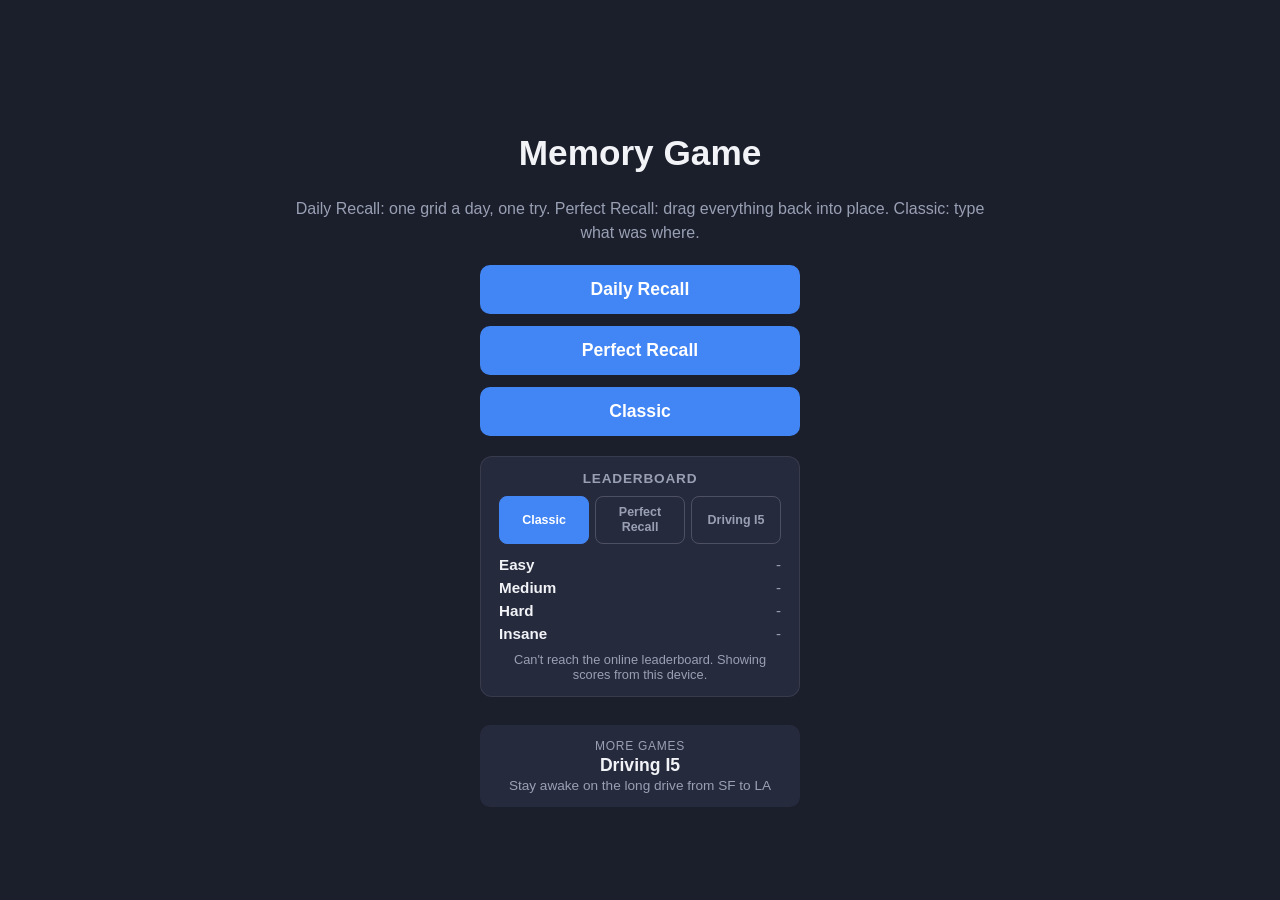
<file: index.html>
<!DOCTYPE html>
<html lang="en">
<head>
<meta charset="UTF-8">
<meta name="viewport" content="width=device-width, initial-scale=1.0">
<title>Memory Game</title>
<style>
  :root {
    --bg: #1b1e2b;
    --panel: #262a3d;
    --accent: #4285F4;
    --accent-hover: #5b96f5;
    --text: #f2f3f7;
    --muted: #9aa0b4;
    --correct: #38a169;
    --incorrect: #e53e3e;
    --cell-bg: #ffffff;
    --vh: 100vh;
  }
  /* Phones: use the visible screen height (browser bars excluded) when the browser supports it */
  @supports (height: 100dvh) { :root { --vh: 100dvh; } }

  * { box-sizing: border-box; }

  html, body {
    margin: 0;
    padding: 0;
    height: 100%;
    background: var(--bg);
    color: var(--text);
    font-family: -apple-system, BlinkMacSystemFont, "Segoe UI", Roboto, Arial, sans-serif;
  }

  #app {
    min-height: 100vh;
    display: flex;
    align-items: center;
    justify-content: center;
    padding: 16px;
    padding-top: 56px; /* room for the Main Menu button in the top-left corner */
  }

  .home-btn {
    display: none;
    position: fixed;
    top: 12px;
    left: 12px;
    z-index: 70;
    padding: 6px 14px;
    font-size: 0.85rem;
    border-radius: 999px;
    background: var(--panel);
    border: 1px solid rgba(255,255,255,0.18);
    color: var(--text);
  }
  .home-btn.visible { display: inline-block; }
  .home-btn:hover { background: #31364d; }

  .screen {
    display: none;
    width: 100%;
    max-width: 720px;
    flex-direction: column;
    align-items: center;
    text-align: center;
    gap: 20px;
  }

  .screen.active { display: flex; }

  h1 { font-size: 2.2rem; margin: 0 0 4px; }
  h2 { font-size: 1.6rem; margin: 0; }
  p { color: var(--muted); line-height: 1.5; margin: 0; }

  .menu-buttons, .feedback-buttons {
    display: flex;
    flex-direction: column;
    gap: 12px;
    width: 100%;
    max-width: 320px;
  }

  button {
    font-size: 1.1rem;
    font-weight: 600;
    padding: 14px 24px;
    border-radius: 10px;
    border: none;
    background: var(--accent);
    color: white;
    cursor: pointer;
    transition: background 0.15s ease, transform 0.1s ease;
  }

  button:hover { background: var(--accent-hover); }
  button:active { transform: scale(0.97); }

  button.secondary {
    background: transparent;
    border: 2px solid var(--muted);
    color: var(--text);
  }

  button.secondary:hover { border-color: var(--text); background: rgba(255,255,255,0.05); }

  button:disabled {
    opacity: 0.45;
    cursor: not-allowed;
  }

  /* Leaderboard */
  .leaderboard {
    width: 100%;
    max-width: 320px;
    padding: 14px 18px;
    border-radius: 12px;
    background: var(--panel);
    border: 1px solid rgba(255,255,255,0.08);
    text-align: left;
  }

  .leaderboard h3 {
    margin: 0 0 10px;
    font-size: 0.85rem;
    letter-spacing: 0.06em;
    text-transform: uppercase;
    color: var(--muted);
    text-align: center;
  }

  .lb-tabs {
    display: flex;
    gap: 6px;
    margin-bottom: 12px;
  }

  .lb-tab {
    flex: 1 1 0;
    min-width: 0;
    padding: 8px 4px;
    font-size: 0.78rem;
    line-height: 1.2;
    font-weight: 600;
    border-radius: 8px;
    background: transparent;
    border: 1px solid rgba(255,255,255,0.18);
    color: var(--muted);
  }
  .lb-tab:hover { background: rgba(255,255,255,0.06); color: var(--text); }
  .lb-tab.active { background: var(--accent); border-color: var(--accent); color: #fff; }

  .leaderboard ul {
    list-style: none;
    margin: 0;
    padding: 0;
    display: flex;
    flex-direction: column;
    gap: 6px;
  }

  .leaderboard li {
    display: flex;
    justify-content: space-between;
    gap: 12px;
    font-size: 0.95rem;
  }

  .lb-mode { font-weight: 700; }

  .lb-entry {
    text-align: right;
    overflow: hidden;
    text-overflow: ellipsis;
    white-space: nowrap;
  }

  .lb-entry.empty { color: var(--muted); }

  .lb-foot {
    margin-top: 10px;
    font-size: 0.8rem;
    color: var(--muted);
    text-align: center;
  }

  .lb-foot:empty { display: none; }

  .lb-foot a { color: var(--accent); cursor: pointer; text-decoration: none; }
  .lb-foot a:hover { text-decoration: underline; }

  /* Progress bar */
  .progress-track {
    width: 100%;
    max-width: 640px;
    height: 14px;
    background: var(--panel);
    border-radius: 999px;
    overflow: hidden;
    border: 1px solid rgba(255,255,255,0.08);
  }

  .progress-fill {
    height: 100%;
    width: 100%;
    background: linear-gradient(90deg, #4285F4, #34a853);
    border-radius: 999px;
  }

  /* Grid: --rows / --cols are set per mode from JS */
  .grid {
    --rows: 2;
    --cols: 2;
    --maxw: 520px;
    display: grid;
    gap: 10px;
    width: min(100%, var(--maxw), calc((var(--vh) - 190px) * var(--cols) / var(--rows)));
    grid-template-columns: repeat(var(--cols), 1fr);
    grid-template-rows: repeat(var(--rows), 1fr);
  }

  .grid.dense { --maxw: 640px; gap: 6px; }

  .cell {
    background: var(--cell-bg);
    border-radius: 12px;
    display: flex;
    align-items: center;
    justify-content: center;
    overflow: hidden;
    position: relative;
    container-type: size;
    box-shadow: 0 2px 10px rgba(0,0,0,0.25);
  }

  /* Blurred grid + "Ready" box shown between rounds */
  /* Cell contents are fully hidden (not just blurred) so every square looks identical and nothing leaks through. */
  .grid.blurred { filter: blur(6px) saturate(0); pointer-events: none; user-select: none; }
  .grid.blurred .cell { background: #c9cddc; }
  .grid.blurred .cell > * { opacity: 0; }

  .ready-overlay {
    display: none;
    position: fixed;
    inset: 0;
    align-items: center;
    justify-content: center;
    z-index: 20;
  }
  .ready-overlay.visible { display: flex; }

  .ready-box {
    background: var(--panel);
    border: 1px solid rgba(255,255,255,0.12);
    border-radius: 16px;
    padding: 28px 36px;
    display: flex;
    flex-direction: column;
    align-items: center;
    gap: 16px;
    box-shadow: 0 10px 40px rgba(0,0,0,0.5);
  }

  .dense .cell { border-radius: 8px; box-shadow: 0 1px 4px rgba(0,0,0,0.25); }

  .cell img {
    width: 100%;
    height: 100%;
    object-fit: contain;
    padding: 8px;
  }

  .dense .cell img { padding: 3px; }

  .cell .cell-text {
    font-size: min(24cqmin, 2.4rem);
    line-height: 1.1;
    font-weight: 700;
    color: #1b1e2b;
    padding: 6px;
    word-break: break-word;
  }

  .cell svg {
    width: 70%;
    height: 70%;
  }

  /* Full Recall: drag-and-drop arrange screen */
  .arrange-board {
    position: relative;
    width: 100%;
    display: flex;
    justify-content: center;
  }

  /* Leave room for the fixed streak bar at the bottom of the page */
  /* --zoom (set from JS by pinching or the -/+ buttons) shrinks or grows the board and the tiles.
     pan-y: one finger still scrolls the page, but the browser's own pinch-zoom is off so our pinch works. */
  #screen-arrange { padding-bottom: 72px; --zoom: 1; touch-action: pan-y; }

  #arrange-grid {
    width: min(100%, calc(min(var(--maxw), calc((var(--vh) - 340px) * var(--cols) / var(--rows))) * var(--zoom)));
    min-width: 140px;
  }

  .board-tools { display: flex; gap: 8px; align-items: center; justify-content: center; flex-wrap: wrap; }
  .zoom-ctl { display: flex; gap: 6px; align-items: center; }
  .zoom-btn { padding: 6px 0; width: 44px; font-size: 1.2rem; line-height: 1; }
  .zoom-hint { font-size: 0.8rem; color: var(--muted); }

  .zone {
    background: rgba(255,255,255,0.08);
    border: 2px dashed rgba(255,255,255,0.28);
    box-shadow: none;
  }
  .zone.hover { border-color: var(--accent); background: rgba(66,133,244,0.25); }
  .zone.blank { background: transparent; border: none; box-shadow: none; }

  /* Red cover on every incorrectly placed tile after Submit */
  .zone.wrong::after {
    content: "\2715";
    position: absolute;
    inset: 0;
    display: flex;
    align-items: center;
    justify-content: center;
    background: rgba(229,62,62,0.62);
    color: #fff;
    font-size: 2.4rem;
    font-weight: 700;
    z-index: 2;
  }

  /* One row when the tiles fit at a readable size, otherwise wrapped into as few rows as needed (--per = tiles per row, set from JS) */
  .tray {
    --per: 4;
    display: flex;
    flex-wrap: wrap;
    gap: 8px;
    width: 100%;
    max-width: 720px;
    justify-content: center;
  }

  .tray-slot {
    position: relative;
    flex: 0 0 auto;
    width: calc((100% - (var(--per) - 1) * 8px) / var(--per));
    max-width: calc(88px * var(--zoom));
    aspect-ratio: 1;
    border-radius: 12px;
    background: rgba(255,255,255,0.05);
  }

  .tile {
    touch-action: none;
    user-select: none;
    -webkit-user-select: none;
    cursor: grab;
  }
  .tile * { pointer-events: none; }
  .tray-slot > .tile, .zone > .tile { position: absolute; inset: 0; }
  .tile.dragging {
    position: fixed;
    inset: auto;
    z-index: 100;
    margin: 0;
    cursor: grabbing;
    box-shadow: 0 10px 30px rgba(0,0,0,0.5);
    transform: scale(1.06);
  }
  .arrange-locked .tile { cursor: default; }

  /* "2 more seconds": the full grid shown over the board for a moment during Daily Recall */
  .peek-btn { padding: 8px 18px; font-size: 0.95rem; }
  .peek-btn:disabled { opacity: 0.4; cursor: not-allowed; }
  .peek-overlay {
    position: absolute;
    inset: 0;
    display: none;
    flex-direction: column;
    align-items: center;
    gap: 8px;
    background: var(--bg);
    z-index: 4;
  }
  .peek-overlay.show { display: flex; }
  .peek-overlay .progress-track { width: 100%; max-width: 520px; }
  #peek-grid { width: min(100%, var(--maxw), calc((var(--vh) - 360px) * var(--cols) / var(--rows))); min-width: 200px; }
  /* Daily Recall: the correct grid shown under the submitted one */
  #answer-reveal { width: 100%; display: flex; flex-direction: column; align-items: center; margin-top: 8px; }
  .answer-reveal-label { margin: 0 0 8px; font-weight: 600; opacity: 0.75; }
  #answer-grid { width: min(100%, calc(min(var(--maxw), calc((var(--vh) - 340px) * var(--cols) / var(--rows))) * var(--zoom))); min-width: 200px; margin: 0 auto; }

  .result-mark {
    position: absolute;
    inset: 0;
    display: none;
    align-items: center;
    justify-content: center;
    pointer-events: none;
    z-index: 3;
  }
  .result-mark.show { display: flex; }
  .result-mark svg { width: min(60%, 220px); filter: drop-shadow(0 4px 14px rgba(0,0,0,0.5)); }

  /* Question */
  .question-text {
    font-size: 1.8rem;
    font-weight: 600;
  }

  #answer-input, #name-input {
    width: 100%;
    max-width: 320px;
    padding: 14px 16px;
    font-size: 1.1rem;
    border-radius: 10px;
    border: 2px solid var(--panel);
    background: var(--panel);
    color: var(--text);
    text-align: center;
  }

  #answer-input:focus, #name-input:focus {
    outline: none;
    border-color: var(--accent);
  }

  .name-buttons {
    display: flex;
    flex-direction: column;
    gap: 12px;
    width: 100%;
    max-width: 320px;
  }

  .feedback-result {
    font-size: 1.8rem;
    font-weight: 800;
  }

  .feedback-result.correct { color: var(--correct); }
  .feedback-result.incorrect { color: var(--incorrect); }

  .mode-badge {
    display: inline-block;
    padding: 4px 14px;
    border-radius: 999px;
    background: var(--panel);
    color: var(--muted);
    font-size: 0.85rem;
    letter-spacing: 0.04em;
    text-transform: uppercase;
  }

  .streak-bar {
    display: none;
    position: fixed;
    bottom: 24px;
    left: 50%;
    transform: translateX(-50%);
    padding: 8px 20px;
    border-radius: 999px;
    background: var(--panel);
    color: var(--text);
    font-weight: 700;
    letter-spacing: 0.02em;
    box-shadow: 0 2px 10px rgba(0,0,0,0.3);
    z-index: 60;
  }

  .streak-bar.visible { display: flex; align-items: center; gap: 14px; white-space: nowrap; }

  #streak-count { color: var(--accent); }

  /* Full Recall hint button, sits next to the streak counter */
  .hint-btn, .reroll-btn {
    display: none;
    padding: 5px 14px;
    font-size: 0.85rem;
    border-radius: 999px;
    background: transparent;
    border: 2px solid #f6c343;
    color: #f6c343;
  }
  .hint-btn.visible, .reroll-btn.visible { display: inline-block; }
  .hint-btn:hover, .reroll-btn:hover { background: rgba(246,195,67,0.15); }
  .hint-btn.active { background: #f6c343; color: #1b1e2b; }
  .hint-btn:disabled, .reroll-btn:disabled { border-color: var(--muted); color: var(--muted); background: transparent; }

  /* Hint mode: unlocked squares are clickable; a revealed square is locked */
  .hinting .zone:not(.locked) { cursor: pointer; border-color: #f6c343; border-style: solid; }
  .zone.locked { border-color: var(--correct); border-style: solid; }
  .zone.locked > .tile { cursor: default; }
  #arrange-detail.hint-prompt { color: #f6c343; font-weight: 600; }

  .game-widget {
    display: flex;
    flex-direction: column;
    gap: 2px;
    width: 100%;
    max-width: 320px;
    margin-top: 8px;
    padding: 12px 16px;
    border-radius: 10px;
    border: 2px solid var(--panel);
    background: var(--panel);
    color: var(--text);
    text-decoration: none;
    text-align: center;
  }

  .game-widget:hover { border-color: var(--accent); }
  .game-widget-label { font-size: 0.75rem; letter-spacing: 0.06em; text-transform: uppercase; color: var(--muted); }
  .game-widget-title { font-size: 1.1rem; font-weight: 700; }
  .game-widget-sub { font-size: 0.85rem; color: var(--muted); }
</style>
</head>
<body>
<button class="home-btn" id="btn-home">Main Menu</button>

<div id="app">

  <section class="screen active" id="screen-menu">
    <h1>Memory Game</h1>
    <p id="menu-prompt">Choose a game mode.</p>
    <div class="menu-buttons" id="menu-buttons"></div>
    <div class="leaderboard" id="leaderboard">
      <h3>Leaderboard</h3>
      <div class="lb-tabs" id="leaderboard-tabs" role="tablist">
        <button class="lb-tab" role="tab" data-tab="classic">Classic</button>
        <button class="lb-tab" role="tab" data-tab="fullrecall">Perfect Recall</button>
        <button class="lb-tab" role="tab" data-tab="drivingi5">Driving I5</button>
      </div>
      <ul id="leaderboard-list"></ul>
      <div class="lb-foot" id="leaderboard-note"></div>
      <div class="lb-foot" id="leaderboard-player"></div>
    </div>
    <a class="game-widget" href="driving-i5/index.html">
      <span class="game-widget-label">More games</span>
      <span class="game-widget-title">Driving I5</span>
      <span class="game-widget-sub">Stay awake on the long drive from SF to LA</span>
    </a>
  </section>

  <section class="screen" id="screen-name">
    <h2>What's your name?</h2>
    <p>Your best streaks show up on the leaderboard.</p>
    <input type="text" id="name-input" placeholder="Your name" maxlength="20" autocomplete="off">
    <div class="name-buttons">
      <button id="btn-save-name">Continue</button>
      <button class="secondary" id="btn-name-back">Back</button>
    </div>
  </section>

  <section class="screen" id="screen-instructions">
    <span class="mode-badge" id="instructions-mode-badge"></span>
    <h2>Rules</h2>
    <p id="instructions-text"></p>
    <p>Good luck!</p>
    <button id="btn-start-round">Start</button>
    <button class="secondary" id="btn-instructions-back">Back</button>
  </section>

  <section class="screen" id="screen-study">
    <span class="mode-badge" id="study-mode-badge"></span>
    <div class="progress-track">
      <div class="progress-fill" id="progress-fill"></div>
    </div>
    <div class="grid" id="study-grid"></div>
    <div class="ready-overlay" id="ready-overlay">
      <div class="ready-box">
        <p>Next round</p>
        <button id="btn-ready">Ready</button>
      </div>
    </div>
  </section>

  <section class="screen" id="screen-daily-done">
    <span class="mode-badge">Daily Recall</span>
    <h2>Daily Recall</h2>
    <p id="daily-done-text"></p>
    <div class="feedback-buttons">
      <button class="secondary" id="btn-share-daily">Share your score</button>
      <button class="secondary" id="btn-daily-menu">Main Menu</button>
    </div>
  </section>

  <section class="screen" id="screen-arrange">
    <span class="mode-badge" id="arrange-mode-badge"></span>
    <div class="board-tools">
      <button class="secondary peek-btn" id="btn-peek" type="button" style="display:none">2 more seconds</button>
      <div class="zoom-ctl" title="Pinch with two fingers, or use these buttons, to make the board smaller or bigger">
        <button class="secondary zoom-btn" id="btn-zoom-out" type="button" aria-label="Zoom out (smaller board)">&minus;</button>
        <span class="zoom-hint">Zoom</span>
        <button class="secondary zoom-btn" id="btn-zoom-in" type="button" aria-label="Zoom in (bigger board)">+</button>
      </div>
    </div>
    <div class="arrange-board">
      <div class="grid" id="arrange-grid"></div>
      <div class="peek-overlay" id="peek-overlay">
        <div class="progress-track"><div class="progress-fill" id="peek-progress-fill"></div></div>
        <div class="grid" id="peek-grid"></div>
      </div>
      <div class="result-mark" id="arrange-mark">
        <svg viewBox="0 0 100 100" aria-label="Correct"><circle cx="50" cy="50" r="46" fill="#38a169" fill-opacity="0.93"/><path d="M28 52 L44 68 L73 33" fill="none" stroke="#fff" stroke-width="10" stroke-linecap="round" stroke-linejoin="round"/></svg>
      </div>
    </div>
    <div class="tray" id="arrange-tray"></div>
    <button id="btn-submit-arrangement" disabled>Submit</button>
    <p id="arrange-detail"></p>
    <div id="answer-reveal" style="display:none">
      <p class="answer-reveal-label">Correct grid</p>
      <div class="grid" id="answer-grid"></div>
    </div>
    <div class="feedback-buttons" id="arrange-buttons" style="display:none">
      <button id="btn-arrange-again">Play Again</button>
      <button class="secondary" id="btn-share-arrange">Share your score</button>
      <button class="secondary" id="btn-arrange-menu">Main Menu</button>
    </div>
  </section>

  <section class="screen" id="screen-question">
    <span class="mode-badge" id="question-mode-badge"></span>
    <h2 class="question-text" id="question-text"></h2>
    <input type="text" id="answer-input" placeholder="Type your answer" autocomplete="off">
    <button id="btn-submit-answer">Submit</button>
  </section>

  <section class="screen" id="screen-feedback">
    <div class="feedback-result" id="feedback-result"></div>
    <p id="feedback-detail"></p>
    <div class="feedback-buttons" id="feedback-buttons">
      <button id="btn-play-again">Play Again</button>
      <button class="secondary" id="btn-share">Share your score</button>
      <button class="secondary" id="btn-feedback-menu">Main Menu</button>
    </div>
  </section>

</div>

<div class="streak-bar" id="streak-bar"><span>Streak: <span id="streak-count">0</span></span><button class="hint-btn" id="btn-hint">Hint (1)</button><button class="reroll-btn" id="btn-reroll">Re-roll (1)</button></div>

<script>
(function () {
  "use strict";

  // ===================== SECTION B1: CONTENT DATA =====================
  // Generated from "Memory Game- Working.pptx" + "Memory Game Key.csv" by tools/build_data.py.
  // Don't edit by hand; re-run the script after changing the deck or the key.
  // Each cell: r/c = zero-based row/column, type = photo | text | shape, answers = accepted answers (first is shown).

  // BEGIN GENERATED DATA
  const ROUNDS = {
    easy: [
      {"slide":1,"cells":[{"r":0,"c":0,"type":"photo","value":"pig.png"},{"r":0,"c":1,"type":"shape","value":{"geom":"rect","color":"FFFF00"}},{"r":1,"c":0,"type":"text","value":"oink"},{"r":1,"c":1,"type":"text","value":"9"}]},
      {"slide":2,"cells":[{"r":0,"c":0,"type":"text","value":"3"},{"r":0,"c":1,"type":"photo","value":"gorilla.png"},{"r":1,"c":0,"type":"shape","value":{"geom":"ellipse","color":"4285F4"}},{"r":1,"c":1,"type":"text","value":"moo"}]},
      {"slide":3,"cells":[{"r":0,"c":0,"type":"text","value":"6"},{"r":0,"c":1,"type":"text","value":"yes"},{"r":1,"c":0,"type":"photo","value":"panda.png"},{"r":1,"c":1,"type":"shape","value":{"geom":"triangle","color":"FF0000"}}]},
      {"slide":4,"cells":[{"r":0,"c":0,"type":"text","value":"2"},{"r":0,"c":1,"type":"shape","value":{"geom":"heart","color":"9900FF"}},{"r":1,"c":0,"type":"photo","value":"rhino.png"},{"r":1,"c":1,"type":"text","value":"eye"}]},
      {"slide":5,"cells":[{"r":0,"c":0,"type":"photo","value":"elephant.png"},{"r":0,"c":1,"type":"shape","value":{"geom":"lightningBolt","color":"FF0000"}},{"r":1,"c":0,"type":"text","value":"potter"},{"r":1,"c":1,"type":"text","value":"2"}]},
      {"slide":6,"cells":[{"r":0,"c":0,"type":"text","value":"moon"},{"r":0,"c":1,"type":"text","value":"8"},{"r":1,"c":0,"type":"shape","value":{"geom":"sun","color":"FF9900"}},{"r":1,"c":1,"type":"photo","value":"zebra.png"}]},
      {"slide":7,"cells":[{"r":0,"c":0,"type":"text","value":"5"},{"r":0,"c":1,"type":"photo","value":"horse.png"},{"r":1,"c":0,"type":"text","value":"dog"},{"r":1,"c":1,"type":"shape","value":{"geom":"cloud","color":"EEEEEE"}}]},
      {"slide":8,"cells":[{"r":0,"c":0,"type":"shape","value":{"geom":"smileyFace","color":"FFFF00"}},{"r":0,"c":1,"type":"text","value":"7"},{"r":1,"c":0,"type":"photo","value":"cow.png"},{"r":1,"c":1,"type":"text","value":"zero"}]}
    ],
    medium: [
      {"slide":1,"cells":[{"r":0,"c":0,"type":"photo","value":"cupcake.png"},{"r":0,"c":1,"type":"shape","value":{"geom":"smileyFace","color":"FFFF00"}},{"r":1,"c":0,"type":"text","value":"20"},{"r":1,"c":1,"type":"photo","value":"rooster.png"},{"r":2,"c":0,"type":"photo","value":"eggplant.png"},{"r":2,"c":1,"type":"text","value":"no"}]},
      {"slide":2,"cells":[{"r":0,"c":0,"type":"shape","value":{"geom":"heart","color":"9900FF"}},{"r":0,"c":1,"type":"text","value":"30"},{"r":1,"c":0,"type":"photo","value":"corn.png"},{"r":1,"c":1,"type":"photo","value":"fried-egg.png"},{"r":2,"c":0,"type":"photo","value":"cow.png"},{"r":2,"c":1,"type":"text","value":"hot"}]},
      {"slide":3,"cells":[{"r":0,"c":0,"type":"photo","value":"carrot.png"},{"r":0,"c":1,"type":"text","value":"bark"},{"r":1,"c":0,"type":"photo","value":"ice-cream.png"},{"r":1,"c":1,"type":"shape","value":{"geom":"cube","color":"38761D"}},{"r":2,"c":0,"type":"text","value":"40"},{"r":2,"c":1,"type":"photo","value":"dog.png"}]},
      {"slide":4,"cells":[{"r":0,"c":0,"type":"photo","value":"cat.png"},{"r":0,"c":1,"type":"text","value":"ray"},{"r":1,"c":0,"type":"shape","value":{"geom":"sun","color":"FF9900"}},{"r":1,"c":1,"type":"text","value":"51"},{"r":2,"c":0,"type":"shape","value":{"geom":"ellipse","color":"FF0000"}},{"r":2,"c":1,"type":"photo","value":"pancake.png"}]},
      {"slide":5,"cells":[{"r":0,"c":0,"type":"photo","value":"donut.png"},{"r":0,"c":1,"type":"photo","value":"kiwi.png"},{"r":1,"c":0,"type":"shape","value":{"geom":"ellipse","color":"4285F4"}},{"r":1,"c":1,"type":"photo","value":"elephant.png"},{"r":2,"c":0,"type":"text","value":"62"},{"r":2,"c":1,"type":"text","value":"TV"}]},
      {"slide":6,"cells":[{"r":0,"c":0,"type":"photo","value":"parrot.png"},{"r":0,"c":1,"type":"text","value":"62"},{"r":1,"c":0,"type":"photo","value":"orange.png"},{"r":1,"c":1,"type":"photo","value":"cake.png"},{"r":2,"c":0,"type":"shape","value":{"geom":"triangle","color":"FF0000"}},{"r":2,"c":1,"type":"text","value":"eww"}]},
      {"slide":7,"cells":[{"r":0,"c":0,"type":"photo","value":"horse.png"},{"r":0,"c":1,"type":"photo","value":"cookie.png"},{"r":1,"c":0,"type":"photo","value":"tomato.png"},{"r":1,"c":1,"type":"text","value":"51"},{"r":2,"c":0,"type":"text","value":"fruit"},{"r":2,"c":1,"type":"shape","value":{"geom":"rect","color":"FFFF00"}}]},
      {"slide":8,"cells":[{"r":0,"c":0,"type":"text","value":"91"},{"r":0,"c":1,"type":"photo","value":"pretzel.png"},{"r":1,"c":0,"type":"text","value":"grass"},{"r":1,"c":1,"type":"photo","value":"zebra.png"},{"r":2,"c":0,"type":"shape","value":{"geom":"lightningBolt","color":"FF0000"}},{"r":2,"c":1,"type":"photo","value":"apple-1.png"}]},
      {"slide":9,"cells":[{"r":0,"c":0,"type":"photo","value":"orange.png"},{"r":0,"c":1,"type":"text","value":"yes"},{"r":1,"c":0,"type":"text","value":"96"},{"r":1,"c":1,"type":"photo","value":"waffle.png"},{"r":2,"c":0,"type":"photo","value":"giraffe.png"},{"r":2,"c":1,"type":"shape","value":{"geom":"cloud","color":"EEEEEE"}}]},
      {"slide":10,"cells":[{"r":0,"c":0,"type":"shape","value":{"geom":"star5","color":"0000FF"}},{"r":0,"c":1,"type":"photo","value":"taco.png"},{"r":1,"c":0,"type":"photo","value":"watermelon.png"},{"r":1,"c":1,"type":"text","value":"80"},{"r":2,"c":0,"type":"photo","value":"pig.png"},{"r":2,"c":1,"type":"text","value":"cow"}]},
      {"slide":11,"cells":[{"r":0,"c":0,"type":"photo","value":"strawberry.png"},{"r":0,"c":1,"type":"shape","value":{"geom":"cube","color":"38761D"}},{"r":1,"c":0,"type":"text","value":"19"},{"r":1,"c":1,"type":"text","value":"blue"},{"r":2,"c":0,"type":"photo","value":"french-fries.png"},{"r":2,"c":1,"type":"photo","value":"panda.png"}]},
      {"slide":12,"cells":[{"r":0,"c":0,"type":"text","value":"13"},{"r":0,"c":1,"type":"photo","value":"rhino.png"},{"r":1,"c":0,"type":"shape","value":{"geom":"ellipse","color":"4285F4"}},{"r":1,"c":1,"type":"photo","value":"hot-dog.png"},{"r":2,"c":0,"type":"photo","value":"pineapple.png"},{"r":2,"c":1,"type":"text","value":"red"}]},
      {"slide":13,"cells":[{"r":0,"c":0,"type":"photo","value":"hamburger.png"},{"r":0,"c":1,"type":"text","value":"ham"},{"r":1,"c":0,"type":"photo","value":"gorilla.png"},{"r":1,"c":1,"type":"photo","value":"grape.png"},{"r":2,"c":0,"type":"text","value":"48"},{"r":2,"c":1,"type":"shape","value":{"geom":"smileyFace","color":"FFFF00"}}]}
    ],
    hard: [
      {"slide":1,"cells":[{"r":0,"c":0,"type":"photo","value":"rooster.png"},{"r":0,"c":1,"type":"shape","value":{"geom":"cube","color":"38761D"}},{"r":0,"c":2,"type":"shape","value":{"geom":"heart","color":"9900FF"}},{"r":1,"c":0,"type":"text","value":"1"},{"r":1,"c":1,"type":"photo","value":"gorilla.png"},{"r":1,"c":2,"type":"text","value":"red"},{"r":2,"c":0,"type":"text","value":"%"},{"r":2,"c":1,"type":"shape","value":{"geom":"ellipse","color":"4285F4"}},{"r":2,"c":2,"type":"text","value":"00"}]},
      {"slide":2,"cells":[{"r":0,"c":0,"type":"photo","value":"pig.png"},{"r":0,"c":1,"type":"text","answers":["40","forty"],"value":"40"},{"r":0,"c":2,"type":"text","answers":["two","2"],"value":"2"},{"r":1,"c":0,"type":"shape","value":{"geom":"rect","color":"FFFF00"}},{"r":1,"c":1,"type":"text","value":"blue"},{"r":1,"c":2,"type":"photo","value":"california.png"},{"r":2,"c":0,"type":"text","value":"$"},{"r":2,"c":1,"type":"shape","value":{"geom":"lightningBolt","color":"FF0000"}},{"r":2,"c":2,"type":"text","value":"?"}]},
      {"slide":3,"cells":[{"r":0,"c":0,"type":"text","value":"23"},{"r":0,"c":1,"type":"text","value":"?"},{"r":0,"c":2,"type":"text","value":"!"},{"r":1,"c":0,"type":"photo","value":"giraffe.png"},{"r":1,"c":1,"type":"photo","value":"hawaii.png"},{"r":1,"c":2,"type":"photo","value":"cow.png"},{"r":2,"c":0,"type":"shape","value":{"geom":"triangle","color":"FF0000"}},{"r":2,"c":1,"type":"photo","value":"apple-2.png"},{"r":2,"c":2,"type":"text","value":"32"}]},
      {"slide":4,"cells":[{"r":0,"c":0,"type":"photo","value":"panda.png"},{"r":0,"c":1,"type":"photo","value":"dog.png"},{"r":0,"c":2,"type":"text","value":"121"},{"r":1,"c":0,"type":"shape","value":{"geom":"triangle","color":"FF0000"}},{"r":1,"c":1,"type":"text","value":"12"},{"r":1,"c":2,"type":"text","value":"#"},{"r":2,"c":0,"type":"photo","value":"hamburger.png"},{"r":2,"c":1,"type":"shape","value":{"geom":"smileyFace","color":"FFFF00"}},{"r":2,"c":2,"type":"photo","value":"texas.png"}]},
      {"slide":5,"cells":[{"r":0,"c":0,"type":"photo","value":"florida.png"},{"r":0,"c":1,"type":"photo","value":"hot-dog.png"},{"r":0,"c":2,"type":"shape","value":{"geom":"cube","color":"38761D"}},{"r":1,"c":0,"type":"text","value":"@"},{"r":1,"c":1,"type":"shape","value":{"geom":"mathPlus","color":"000000"}},{"r":1,"c":2,"type":"text","value":"70"},{"r":2,"c":0,"type":"photo","value":"zebra.png"},{"r":2,"c":1,"type":"photo","value":"cat.png"},{"r":2,"c":2,"type":"text","value":"88"}]},
      {"slide":6,"cells":[{"r":0,"c":0,"type":"text","value":"ouch"},{"r":0,"c":1,"type":"text","value":"49"},{"r":0,"c":2,"type":"photo","value":"horse.png"},{"r":1,"c":0,"type":"shape","value":{"geom":"mathDivide","color":"000000"}},{"r":1,"c":1,"type":"shape","value":{"geom":"ellipse","color":"4285F4"}},{"r":1,"c":2,"type":"shape","value":{"geom":"sun","color":"FF9900"}},{"r":2,"c":0,"type":"photo","value":"alaska.png"},{"r":2,"c":1,"type":"text","value":"222"},{"r":2,"c":2,"type":"photo","value":"french-fries.png"}]},
      {"slide":7,"cells":[{"r":0,"c":0,"type":"text","value":"54"},{"r":0,"c":1,"type":"text","value":"6"},{"r":0,"c":2,"type":"photo","value":"taco.png"},{"r":1,"c":0,"type":"photo","value":"new-york.png"},{"r":1,"c":1,"type":"photo","value":"elephant.png"},{"r":1,"c":2,"type":"shape","answers":["plus"],"value":{"geom":"mathPlus","color":"000000"}},{"r":2,"c":0,"type":"text","value":"NO"},{"r":2,"c":1,"type":"shape","value":{"geom":"rect","color":"FFFF00"}},{"r":2,"c":2,"type":"shape","answers":["cloud","smoke"],"value":{"geom":"cloud","color":"EEEEEE"}}]},
      {"slide":8,"cells":[{"r":0,"c":0,"type":"shape","value":{"geom":"star5","color":"0000FF"}},{"r":0,"c":1,"type":"text","value":"GO"},{"r":0,"c":2,"type":"photo","value":"apple-1.png"},{"r":1,"c":0,"type":"photo","value":"united-states.png"},{"r":1,"c":1,"type":"text","answers":["0"],"value":"00"},{"r":1,"c":2,"type":"text","value":"89"},{"r":2,"c":0,"type":"photo","value":"rhino.png"},{"r":2,"c":1,"type":"photo","value":"parrot.png"},{"r":2,"c":2,"type":"shape","value":{"geom":"rect","color":"FFFF00"}}]}
    ],
    insane: [
      {"slide":1,"cells":[{"r":0,"c":0,"type":"shape","value":{"geom":"lightningBolt","color":"FF0000"}},{"r":0,"c":1,"type":"photo","value":"elephant.png"},{"r":0,"c":2,"type":"text","value":"3"},{"r":0,"c":3,"type":"photo","value":"taco.png"},{"r":0,"c":4,"type":"photo","value":"panda.png"},{"r":0,"c":5,"type":"photo","value":"donut.png"},{"r":1,"c":0,"type":"photo","value":"gorilla.png"},{"r":1,"c":1,"type":"text","value":"7"},{"r":1,"c":2,"type":"shape","value":{"geom":"cube","color":"38761D"}},{"r":1,"c":3,"type":"text","value":"9"},{"r":1,"c":4,"type":"shape","value":{"geom":"heart","color":"9900FF"}},{"r":1,"c":5,"type":"text","answers":["1"],"value":"1"},{"r":2,"c":0,"type":"shape","value":{"geom":"rect","color":"FFFF00"}},{"r":2,"c":1,"type":"photo","value":"zebra.png"},{"r":2,"c":2,"type":"photo","value":"hamburger.png"},{"r":2,"c":3,"type":"shape","value":{"geom":"sun","color":"FF9900"}},{"r":2,"c":4,"type":"photo","value":"cow.png"},{"r":2,"c":5,"type":"shape","value":{"geom":"triangle","color":"FF0000"}},{"r":3,"c":0,"type":"photo","value":"hot-dog.png"},{"r":3,"c":1,"type":"photo","value":"horse.png"},{"r":3,"c":2,"type":"shape","value":{"geom":"ellipse","color":"4285F4"}},{"r":3,"c":3,"type":"photo","value":"pig.png"},{"r":3,"c":5,"type":"text","value":"4"},{"r":4,"c":0,"type":"photo","value":"french-fries.png"},{"r":4,"c":1,"type":"text","answers":["2"],"value":"2"},{"r":4,"c":2,"type":"text","value":"8"},{"r":4,"c":3,"type":"photo","value":"rhino.png"},{"r":4,"c":4,"type":"photo","value":"waffle.png"},{"r":4,"c":5,"type":"shape","value":{"geom":"cloud","color":"EEEEEE"}},{"r":5,"c":0,"type":"shape","value":{"geom":"smileyFace","color":"FFFF00"}},{"r":5,"c":1,"type":"text","value":"5"},{"r":5,"c":2,"type":"photo","value":"pretzel.png"},{"r":5,"c":4,"type":"photo","value":"giraffe.png"},{"r":5,"c":5,"type":"text","value":"6"}]}
    ]
  };
  // END GENERATED DATA

  // ===================== ITEM ANSWER KEY (edit answers here) =====================
  // One accepted-answer list per picture / shape / text. The FIRST answer is the one shown on the "Incorrect" screen.
  // Keys: photo filename | shape "geometry:COLOR" | "text:<text shown>".
  // A cell in ROUNDS can still carry its own "answers" to override the item answer on that slide only.
  const ITEM_ANSWERS = {
    "alaska.png": ["alaska"],
    "apple-1.png": ["apple"],
    "apple-2.png": ["apple"],
    "cake.png": ["cake"],
    "california.png": ["california"],
    "carrot.png": ["carrot"],
    "cat.png": ["cat"],
    "cloud:EEEEEE": ["cloud"],
    "cookie.png": ["cookie"],
    "corn.png": ["corn"],
    "cow.png": ["cow"],
    "cube:38761D": ["cube"],
    "cupcake.png": ["cupcake"],
    "dog.png": ["dog"],
    "donut.png": ["donut"],
    "eggplant.png": ["eggplant"],
    "elephant.png": ["elephant"],
    "ellipse:4285F4": ["circle"],
    "ellipse:FF0000": ["circle"],
    "florida.png": ["florida"],
    "french-fries.png": ["french fries"],
    "fried-egg.png": ["fried egg"],
    "giraffe.png": ["giraffe"],
    "gorilla.png": ["gorilla"],
    "grape.png": ["grape"],
    "hamburger.png": ["hamburger"],
    "hawaii.png": ["hawaii"],
    "heart:9900FF": ["heart"],
    "horse.png": ["horse"],
    "hot-dog.png": ["hot dog"],
    "ice-cream.png": ["ice cream"],
    "kiwi.png": ["kiwi"],
    "lightningBolt:FF0000": ["lightning bolt"],
    "mathDivide:000000": ["division"],
    "mathPlus:000000": ["plus", "addition"],
    "new-york.png": ["new york"],
    "orange.png": ["orange"],
    "pancake.png": ["pancake"],
    "panda.png": ["panda"],
    "parrot.png": ["parrot"],
    "pig.png": ["pig"],
    "pineapple.png": ["pineapple"],
    "pretzel.png": ["pretzel"],
    "rect:FFFF00": ["rectangle", "yellow", "square"],
    "rhino.png": ["rhino"],
    "rooster.png": ["rooster"],
    "smileyFace:FFFF00": ["smiley face", "smiley", "smile", "happy face", "happy"],
    "star5:0000FF": ["star"],
    "strawberry.png": ["strawberry"],
    "sun:FF9900": ["sun"],
    "taco.png": ["taco"],
    "texas.png": ["texas"],
    "text:!": ["exclamation point"],
    "text:#": ["number sign"],
    "text:$": ["dollar sign"],
    "text:%": ["percent", "division", "divide by sign"],
    "text:00": ["double zero", "00"],
    "text:1": ["one", "1"],
    "text:12": ["12"],
    "text:121": ["121"],
    "text:13": ["13"],
    "text:19": ["19"],
    "text:2": ["two"],
    "text:20": ["20"],
    "text:222": ["222"],
    "text:23": ["23", "twenty-three"],
    "text:3": ["3"],
    "text:30": ["30"],
    "text:32": ["32", "thirty-two"],
    "text:4": ["4"],
    "text:40": ["40"],
    "text:48": ["48"],
    "text:49": ["49"],
    "text:5": ["5"],
    "text:51": ["51"],
    "text:54": ["54"],
    "text:6": ["6"],
    "text:62": ["62"],
    "text:7": ["7"],
    "text:70": ["70"],
    "text:8": ["8"],
    "text:80": ["80"],
    "text:88": ["88"],
    "text:89": ["89"],
    "text:9": ["9"],
    "text:91": ["91"],
    "text:96": ["96"],
    "text:?": ["question mark"],
    "text:@": ["@"],
    "text:GO": ["go"],
    "text:NO": ["no"],
    "text:TV": ["TV"],
    "text:bark": ["bark"],
    "text:blue": ["blue"],
    "text:cow": ["cow"],
    "text:dog": ["dog"],
    "text:eww": ["eww"],
    "text:eye": ["eye"],
    "text:fruit": ["fruit"],
    "text:grass": ["grass"],
    "text:ham": ["ham"],
    "text:hot": ["hot"],
    "text:moo": ["moo"],
    "text:moon": ["moon"],
    "text:no": ["no"],
    "text:oink": ["oink"],
    "text:ouch": ["ouch"],
    "text:potter": ["potter"],
    "text:ray": ["ray"],
    "text:red": ["red"],
    "text:yes": ["yes"],
    "text:zero": ["zero"],
    "tomato.png": ["tomato"],
    "triangle:FF0000": ["triangle"],
    "united-states.png": ["united states"],
    "waffle.png": ["waffle"],
    "watermelon.png": ["watermelon"],
    "zebra.png": ["zebra"]
  };

  function itemId(cell) {
    const v = cell.value;
    if (cell.type === "photo") return v;
    if (cell.type === "shape") return v.geom + ":" + v.color;
    return "text:" + v;
  }

  // Color names for shapes, keyed by hex. A shape accepts its shape name, its color, or both ("purple heart").
  // The first name is the one shown on the "Incorrect" screen.
  const SHAPE_COLOR_NAMES = {
    "9900FF": ["purple"],
    "FF0000": ["red"],
    "4285F4": ["blue"],
    "0000FF": ["blue"],
    "38761D": ["green"],
    "FFFF00": ["yellow"],
    "FF9900": ["orange"],
    "EEEEEE": ["gray", "grey", "light gray", "light grey", "white"],
    "000000": ["black"]
  };

  // Photos/texts: slide-specific answers win; otherwise use the item's answers.
  // Shapes: item answers + any slide answers + the shape's color names, all accepted.
  function cellAnswers(cell) {
    if (cell.type !== "shape") return cell.answers || ITEM_ANSWERS[itemId(cell)] || [];
    const all = [].concat(ITEM_ANSWERS[itemId(cell)] || [], cell.answers || [],
      SHAPE_COLOR_NAMES[String(cell.value.color).toUpperCase()] || []);
    return [...new Set(all)];
  }


  // ===================== SECTION B2: MODES CONFIG =====================

  const MODES = {
    easy:   { name: "easy",   label: "Easy",   rows: 2, cols: 2, studyTimeSeconds: 3, contentPool: ROUNDS.easy },
    medium: { name: "medium", label: "Medium", rows: 3, cols: 2, studyTimeSeconds: 7, contentPool: ROUNDS.medium },
    hard:   { name: "hard",   label: "Hard",   rows: 3, cols: 3, studyTimeSeconds: 10, contentPool: ROUNDS.hard },
    insane: { name: "insane", label: "Insane", rows: 6, cols: 6, studyTimeSeconds: 20, contentPool: ROUNDS.insane }
  };

  // "Full Recall": same grids, rounds and study times as Classic easy/medium/hard (copied from MODES,
  // so change timers there), but the player drags every item back into place instead of typing answers.
  const FULL_RECALL_MODES = {};
  ["easy", "medium", "hard"].forEach(key => {
    FULL_RECALL_MODES[key] = Object.assign({}, MODES[key], {
      name: "fullrecall-" + key,
      label: "Perfect Recall " + MODES[key].label,
      variant: "fullrecall"
    });
  });

  // ---- Daily Recall: one hand-made 4x4 grid per day, one try, no hints ----
  // To add a day: copy an entry, change id/until/cells, and put its pictures in assets/images/.
  // Text cells can carry a "color" (hex, no #) to match colored numbers/letters on the slide.
  // Each grid is playable from the previous grid's "until" (or immediately, for the first one) up to its own "until".
  // "until" is written with an explicit Pacific offset: -08:00 in winter (PST), -07:00 in summer (PDT).
  const DAILY_GRIDS = [
    {
      id: "2026-11-21",
      until: "2026-11-22T01:00:00-08:00",
      cells: [
        {"r":0,"c":0,"type":"shape","value":{"geom":"ellipse","color":"4285F4"}},
        {"r":0,"c":1,"type":"shape","value":{"geom":"triangle","color":"FF0000"}},
        {"r":0,"c":2,"type":"shape","value":{"geom":"cube","color":"38761D"}},
        {"r":0,"c":3,"type":"photo","value":"daily1-r0c3.png"},
        {"r":1,"c":0,"type":"photo","value":"daily1-r1c0.png"},
        {"r":1,"c":1,"type":"text","value":"?"},
        {"r":1,"c":2,"type":"text","value":"$"},
        {"r":1,"c":3,"type":"photo","value":"daily1-r1c3.png"},
        {"r":2,"c":0,"type":"photo","value":"horse.png"},
        {"r":2,"c":1,"type":"photo","value":"daily1-r2c1.png"},
        {"r":2,"c":2,"type":"photo","value":"united-states.png"},
        {"r":2,"c":3,"type":"photo","value":"daily1-r2c3.png"},
        {"r":3,"c":0,"type":"photo","value":"rooster.png"},
        {"r":3,"c":1,"type":"text","value":"21"},
        {"r":3,"c":2,"type":"text","value":"12"},
        {"r":3,"c":3,"type":"text","value":"1"}
      ]
    },
    {
      id: "2026-11-22",
      until: "2026-11-23T01:00:00-08:00",
      cells: [
        {"r":0,"c":0,"type":"photo","value":"california.png"},
        {"r":0,"c":1,"type":"photo","value":"daily2-r0c1.png"},
        {"r":0,"c":2,"type":"text","value":"2"},
        {"r":0,"c":3,"type":"photo","value":"daily2-r0c3.png"},
        {"r":1,"c":0,"type":"shape","value":{"geom": "mathPlus", "color": "000000"}},
        {"r":1,"c":1,"type":"photo","value":"daily2-r1c1.png"},
        {"r":1,"c":2,"type":"photo","value":"daily2-r1c2.png"},
        {"r":1,"c":3,"type":"text","value":"3"},
        {"r":2,"c":0,"type":"shape","value":{"geom": "mathEqual", "color": "000000"}},
        {"r":2,"c":1,"type":"photo","value":"daily2-r2c1.png"},
        {"r":2,"c":2,"type":"photo","value":"daily2-r2c2.png"},
        {"r":2,"c":3,"type":"photo","value":"daily2-r2c3.png"},
        {"r":3,"c":0,"type":"photo","value":"texas.png"},
        {"r":3,"c":1,"type":"photo","value":"daily2-r3c1.png"},
        {"r":3,"c":2,"type":"photo","value":"daily2-r3c2.png"},
        {"r":3,"c":3,"type":"photo","value":"florida.png"}
      ]
    },
    {
      id: "2026-11-23",
      until: "2026-11-24T01:00:00-08:00",
      cells: [
        {"r":0,"c":0,"type":"photo","value":"taco.png"},
        {"r":0,"c":1,"type":"photo","value":"donut.png"},
        {"r":0,"c":2,"type":"photo","value":"pig.png"},
        {"r":0,"c":3,"type":"shape","value":{"geom": "lightningBolt", "color": "FF0000"}},
        {"r":1,"c":0,"type":"photo","value":"daily3-r1c0.png"},
        {"r":1,"c":1,"type":"photo","value":"cookie.png"},
        {"r":1,"c":2,"type":"photo","value":"orange.png"},
        {"r":1,"c":3,"type":"shape","value":{"geom": "sun", "color": "FF9900"}},
        {"r":2,"c":0,"type":"text","value":"84"},
        {"r":2,"c":1,"type":"text","value":"8"},
        {"r":2,"c":2,"type":"text","value":"4"},
        {"r":2,"c":3,"type":"text","value":"48"},
        {"r":3,"c":0,"type":"photo","value":"strawberry.png"},
        {"r":3,"c":1,"type":"photo","value":"daily3-r3c1.png"},
        {"r":3,"c":2,"type":"photo","value":"daily3-r3c2.png"},
        {"r":3,"c":3,"type":"shape","value":{"geom": "smileyFace", "color": "FFFF00"}}
      ]
    },
    {
      id: "2026-11-24",
      until: "2026-11-25T01:00:00-08:00",
      cells: [
        {"r":0,"c":0,"type":"shape","value":{"geom": "rightArrow", "color": "000000"}},
        {"r":0,"c":1,"type":"shape","value":{"geom": "rightArrow", "color": "000000"}},
        {"r":0,"c":2,"type":"photo","value":"daily4-r0c2.png"},
        {"r":0,"c":3,"type":"photo","value":"daily4-r0c3.png"},
        {"r":1,"c":0,"type":"text","value":"A"},
        {"r":1,"c":1,"type":"text","value":"B"},
        {"r":1,"c":2,"type":"text","value":"C"},
        {"r":1,"c":3,"type":"text","value":"N"},
        {"r":2,"c":0,"type":"shape","value":{"geom": "heart", "color": "9900FF"}},
        {"r":2,"c":1,"type":"shape","value":{"geom": "star5", "color": "0000FF"}},
        {"r":2,"c":2,"type":"text","value":"R"},
        {"r":2,"c":3,"type":"text","value":"P"},
        {"r":3,"c":0,"type":"photo","value":"daily4-r3c0.png"},
        {"r":3,"c":1,"type":"photo","value":"daily4-r3c1.png"},
        {"r":3,"c":2,"type":"photo","value":"daily4-r3c2.png"},
        {"r":3,"c":3,"type":"photo","value":"daily4-r3c3.png"}
      ]
    },
    {
      id: "2026-11-25",
      until: "2026-11-26T01:00:00-08:00",
      cells: [
        {"r":0,"c":0,"type":"photo","value":"daily5-r0c0.png"},
        {"r":0,"c":1,"type":"photo","value":"daily5-r0c1.png"},
        {"r":0,"c":2,"type":"photo","value":"daily5-r0c2.png"},
        {"r":0,"c":3,"type":"photo","value":"daily5-r0c3.png"},
        {"r":1,"c":0,"type":"photo","value":"daily5-r1c0.png"},
        {"r":1,"c":1,"type":"photo","value":"daily5-r1c1.png"},
        {"r":1,"c":2,"type":"shape","value":{"geom": "oval", "color": "FF0000"}},
        {"r":1,"c":3,"type":"shape","value":{"geom": "ellipse", "color": "4285F4"}},
        {"r":2,"c":0,"type":"photo","value":"daily5-r2c0.png"},
        {"r":2,"c":1,"type":"photo","value":"daily5-r2c1.png"},
        {"r":2,"c":2,"type":"photo","value":"daily5-r2c2.png"},
        {"r":2,"c":3,"type":"photo","value":"daily5-r2c3.png"},
        {"r":3,"c":0,"type":"shape","value":{"geom": "mathEqual", "color": "000000"}},
        {"r":3,"c":1,"type":"shape","value":{"geom": "mathPlus", "color": "000000"}},
        {"r":3,"c":2,"type":"text","value":"5","color":"FF0000"},
        {"r":3,"c":3,"type":"text","value":"6","color":"4285F4"}
      ]
    }
,
    {
      id: "2026-11-26",
      until: "2026-11-27T01:00:00-08:00",
      cells: [
        {"r":0,"c":0,"type":"photo","value":"daily6-r0c0.png"},
        {"r":0,"c":1,"type":"photo","value":"daily6-r0c1.png"},
        {"r":0,"c":2,"type":"photo","value":"daily6-r0c2.png"},
        {"r":0,"c":3,"type":"photo","value":"daily6-r0c3.png"},
        {"r":1,"c":0,"type":"photo","value":"daily6-r1c0.png"},
        {"r":1,"c":1,"type":"photo","value":"daily6-r1c1.png"},
        {"r":1,"c":2,"type":"photo","value":"daily6-r1c2.png"},
        {"r":1,"c":3,"type":"photo","value":"daily5-r0c3.png"},
        {"r":2,"c":0,"type":"photo","value":"daily6-r2c0.png"},
        {"r":2,"c":1,"type":"photo","value":"daily6-r2c1.png"},
        {"r":2,"c":2,"type":"photo","value":"daily6-r2c2.png"},
        {"r":2,"c":3,"type":"photo","value":"daily6-r2c3.png"},
        {"r":3,"c":0,"type":"photo","value":"daily6-r3c0.png"},
        {"r":3,"c":1,"type":"photo","value":"daily6-r3c1.png"},
        {"r":3,"c":2,"type":"photo","value":"daily2-r2c1.png"},
        {"r":3,"c":3,"type":"photo","value":"daily6-r3c3.png"}
      ]
    },
    {
      id: "2026-11-27",
      until: "2026-11-28T01:00:00-08:00",
      cells: [
        {"r":0,"c":0,"type":"photo","value":"daily7-r0c0.png"},
        {"r":0,"c":1,"type":"photo","value":"daily7-r0c1.png"},
        {"r":0,"c":2,"type":"photo","value":"daily7-r0c2.png"},
        {"r":0,"c":3,"type":"photo","value":"daily7-r0c3.png"},
        {"r":1,"c":0,"type":"photo","value":"daily7-r1c0.png"},
        {"r":1,"c":1,"type":"photo","value":"daily7-r1c1.png"},
        {"r":1,"c":2,"type":"photo","value":"daily7-r1c2.png"},
        {"r":1,"c":3,"type":"photo","value":"daily7-r1c3.png"},
        {"r":2,"c":0,"type":"photo","value":"daily7-r2c0.png"},
        {"r":2,"c":1,"type":"photo","value":"strawberry.png"},
        {"r":2,"c":2,"type":"photo","value":"daily7-r2c2.png"},
        {"r":2,"c":3,"type":"photo","value":"apple-1.png"},
        {"r":3,"c":0,"type":"photo","value":"daily7-r3c0.png"},
        {"r":3,"c":1,"type":"photo","value":"daily7-r3c1.png"},
        {"r":3,"c":2,"type":"photo","value":"daily7-r3c2.png"},
        {"r":3,"c":3,"type":"photo","value":"daily7-r3c3.png"}
      ]
    },
    {
      id: "2026-11-28",
      until: "2026-11-29T01:00:00-08:00",
      cells: [
        {"r":0,"c":0,"type":"photo","value":"daily8-r0c0.png"},
        {"r":0,"c":1,"type":"photo","value":"daily8-r0c1.png"},
        {"r":0,"c":2,"type":"photo","value":"daily8-r0c2.png"},
        {"r":0,"c":3,"type":"photo","value":"daily8-r0c3.png"},
        {"r":1,"c":0,"type":"photo","value":"daily8-r1c0.png"},
        {"r":1,"c":1,"type":"photo","value":"daily8-r1c1.png"},
        {"r":1,"c":2,"type":"photo","value":"apple-1.png"},
        {"r":1,"c":3,"type":"photo","value":"strawberry.png"},
        {"r":2,"c":0,"type":"photo","value":"daily8-r2c0.png"},
        {"r":2,"c":1,"type":"photo","value":"daily8-r2c1.png"},
        {"r":2,"c":2,"type":"text","value":"0"},
        {"r":2,"c":3,"type":"text","value":"28"},
        {"r":3,"c":0,"type":"shape","value":{"geom": "cube", "color": "38761D"}},
        {"r":3,"c":1,"type":"shape","value":{"geom": "lightningBolt", "color": "FF0000"}},
        {"r":3,"c":2,"type":"shape","value":{"geom": "ellipse", "color": "4285F4"}},
        {"r":3,"c":3,"type":"shape","value":{"geom": "star5", "color": "0000FF"}}
      ]
    }
  ];
  const DAILY_STUDY_SECONDS = 15;
  const DAILY_STORE_KEY = "dailyRecall.results";

  // The grid whose window contains "now", or null if the next one hasn't been added yet.
  function activeDailyGrid() {
    const now = Date.now();
    const grids = DAILY_GRIDS.slice().sort((a, b) => Date.parse(a.until) - Date.parse(b.until));
    return grids.find(g => now < Date.parse(g.until)) || null;
  }

  function loadDailyResults() {
    try { return JSON.parse(localStorage.getItem(DAILY_STORE_KEY) || "{}") || {}; } catch (e) { return {}; }
  }
  function saveDailyResult(id, result) {
    const all = loadDailyResults();
    all[id] = result;
    try { localStorage.setItem(DAILY_STORE_KEY, JSON.stringify(all)); } catch (e) { /* storage blocked */ }
  }
  function dailyModeFor(grid) {
    return {
      name: "daily", label: "Daily Recall", variant: "daily", rows: 4, cols: 4,
      studyTimeSeconds: DAILY_STUDY_SECONDS, dailyId: grid.id,
      contentPool: [{ slide: grid.id, cells: grid.cells }]
    };
  }

  // Grids with 2 or 3 rows/columns are asked by name ("bottom right"); bigger ones by number ("row 1 column 2").
  const ROW_NAMES = { 2: ["top", "bottom"], 3: ["top", "middle", "bottom"] };
  const COL_NAMES = { 2: ["left", "right"], 3: ["left", "middle", "right"] };

  function positionLabel(mode, cell) {
    if (!ROW_NAMES[mode.rows] || !COL_NAMES[mode.cols]) {
      return `row ${cell.r + 1} column ${cell.c + 1}`;
    }
    return `${ROW_NAMES[mode.rows][cell.r]} ${COL_NAMES[mode.cols][cell.c]}`;
  }

  // ===================== SECTION B3: SHAPE RENDERING =====================

  function hex(c) { return c.startsWith("#") ? c : "#" + c; }

  const SHAPES = {
    rect: (color) => `<div style="width:70%;height:70%;background:${hex(color)};border-radius:4px;"></div>`,
    ellipse: (color) => `<div style="width:70%;height:70%;background:${hex(color)};border-radius:50%;"></div>`,
    // Wide oval (about 2:1, like a stretched oval on the slide). "ellipse" above is a circle.
    oval: (color) => `<div style="width:80%;height:38%;background:${hex(color)};border-radius:50%;"></div>`,
    triangle: (color) => `<svg viewBox="0 0 100 90"><polygon fill="${hex(color)}" points="50,4 96,86 4,86"/></svg>`,
    mathPlus: (color) => `<div style="position:relative;width:60%;height:60%;">
        <div style="position:absolute;top:40%;left:0;width:100%;height:20%;background:${hex(color)};border-radius:3px;"></div>
        <div style="position:absolute;left:40%;top:0;height:100%;width:20%;background:${hex(color)};border-radius:3px;"></div>
      </div>`,
    mathEqual: (color) => `<div style="position:relative;width:60%;height:60%;">
        <div style="position:absolute;top:22%;left:0;width:100%;height:17%;background:${hex(color)};border-radius:3px;"></div>
        <div style="position:absolute;top:61%;left:0;width:100%;height:17%;background:${hex(color)};border-radius:3px;"></div>
      </div>`,
    star5: (color) => `<svg viewBox="0 0 100 100"><polygon fill="${hex(color)}" points="50,3 61,37 97,37 68,59 79,94 50,73 21,94 32,59 3,37 39,37"/></svg>`,
    heart: (color) => `<svg viewBox="0 0 32 29"><path fill="${hex(color)}" d="M16 29 C16 29 0 18 0 8 C0 2 4 0 8 0 C12 0 15 3 16 6 C17 3 20 0 24 0 C28 0 32 2 32 8 C32 18 16 29 16 29 Z"/></svg>`,
    lightningBolt: (color) => `<svg viewBox="0 0 48 80"><polygon fill="${hex(color)}" points="28,0 4,44 20,44 14,80 44,32 26,32 40,0"/></svg>`,
    sun: (color) => `<svg viewBox="0 0 100 100">
        <circle cx="50" cy="50" r="22" fill="${hex(color)}"/>
        <g stroke="${hex(color)}" stroke-width="7" stroke-linecap="round">
          <line x1="50" y1="2" x2="50" y2="18"/>
          <line x1="50" y1="82" x2="50" y2="98"/>
          <line x1="2" y1="50" x2="18" y2="50"/>
          <line x1="82" y1="50" x2="98" y2="50"/>
          <line x1="15" y1="15" x2="26" y2="26"/>
          <line x1="74" y1="74" x2="85" y2="85"/>
          <line x1="85" y1="15" x2="74" y2="26"/>
          <line x1="26" y1="74" x2="15" y2="85"/>
        </g>
      </svg>`,
    cloud: (color) => `<svg viewBox="0 0 100 60">
        <circle cx="28" cy="35" r="20" fill="${hex(color)}"/>
        <circle cx="50" cy="22" r="22" fill="${hex(color)}"/>
        <circle cx="72" cy="35" r="18" fill="${hex(color)}"/>
        <rect x="20" y="35" width="60" height="20" rx="10" fill="${hex(color)}"/>
      </svg>`,
    smileyFace: (color) => `<svg viewBox="0 0 100 100">
        <circle cx="50" cy="50" r="46" fill="${hex(color)}"/>
        <circle cx="34" cy="40" r="7" fill="#1b1e2b"/>
        <circle cx="66" cy="40" r="7" fill="#1b1e2b"/>
        <path d="M28 62 Q50 85 72 62" stroke="#1b1e2b" stroke-width="6" fill="none" stroke-linecap="round"/>
      </svg>`,
    cube: (color) => `<svg viewBox="0 0 100 100">
        <polygon points="30,20 70,20 70,60 30,60" fill="${hex(color)}" opacity="0.9"/>
        <polygon points="30,20 50,5 90,5 70,20" fill="${hex(color)}" opacity="0.6"/>
        <polygon points="70,20 90,5 90,45 70,60" fill="${hex(color)}" opacity="0.75"/>
      </svg>`,
    mathDivide: (color) => `<svg viewBox="0 0 60 100">
        <line x1="5" y1="50" x2="55" y2="50" stroke="${hex(color)}" stroke-width="8" stroke-linecap="round"/>
        <circle cx="30" cy="25" r="7" fill="${hex(color)}"/>
        <circle cx="30" cy="75" r="7" fill="${hex(color)}"/>
      </svg>`,
    rightArrow: (color) => `<svg viewBox="0 0 100 100"><polygon fill="${hex(color)}" points="4,34 58,34 58,12 96,50 58,88 58,66 4,66"/></svg>`
  };

  function renderCellContent(cell) {
    if (cell.type === "photo") {
      return `<img src="assets/images/${cell.value}" alt="">`;
    }
    if (cell.type === "text") {
      const colorStyle = cell.color ? ` style="color:${hex(cell.color)}"` : "";
      return `<div class="cell-text"${colorStyle}>${escapeHtml(cell.value)}</div>`;
    }
    if (cell.type === "shape") {
      const renderer = SHAPES[cell.value.geom];
      return renderer ? renderer(cell.value.color) : "";
    }
    return "";
  }

  function escapeHtml(str) {
    const div = document.createElement("div");
    div.textContent = str;
    return div.innerHTML;
  }

  // ===================== SECTION B4: ANSWER CHECKING =====================
  // A response is correct when it CONTAINS an accepted answer as whole words, so "red lightning bolt"
  // and "lightning" both count for "lightning bolt". Numbers can be typed as digits or words.

  // Extra accepted wording, keyed by the answer as written in the key. Add to this list as players surprise you.
  const ALIASES = {
    "lightning bolt": ["lightning", "lightening", "lightening bolt"],
    "smiley face": ["smiley", "smile", "happy face"],
    "hot dog": ["hotdog"],
    "french fries": ["fries", "french fry", "fry"],
    "ice cream": ["icecream"],
    "fried egg": ["egg", "sunny side up"],
    "hamburger": ["burger", "cheeseburger"],
    "cupcake": ["cup cake"],
    "eggplant": ["egg plant", "aubergine"],
    "pineapple": ["pine apple"],
    "watermelon": ["water melon"],
    "strawberry": ["straw berry"],
    "donut": ["doughnut"],
    "rhino": ["rhinoceros"],
    "tv": ["television", "t v"],
    "united states": ["usa", "u s a", "us", "america", "united states of america"],
    "circle": ["oval", "ellipse"],
    "number sign": ["hashtag", "hash tag", "hash", "pound", "pound sign", "hash sign"],
    "exclamation point": ["exclamation mark", "exclamation"],
    "question mark": ["question"],
    "dollar sign": ["dollar", "dollars"],
    "percent": ["percentage", "percent sign"],
    "division": ["divide", "divide sign", "division sign", "divided by"],
    "divide by sign": ["divided by"],
    "plus": ["plus sign", "add", "addition"],
    "addition": ["plus sign", "add"],
    "@": ["at", "at sign", "at symbol"],
    "00": ["double zero", "double 0"],
    "double zero": ["double 0"]
  };

  const ONES = ["zero", "one", "two", "three", "four", "five", "six", "seven", "eight", "nine", "ten",
    "eleven", "twelve", "thirteen", "fourteen", "fifteen", "sixteen", "seventeen", "eighteen", "nineteen"];
  const TENS = ["", "", "twenty", "thirty", "forty", "fifty", "sixty", "seventy", "eighty", "ninety"];

  function numberToWords(n) {
    if (n < 20) return ONES[n];
    if (n < 100) return TENS[Math.floor(n / 10)] + (n % 10 ? " " + ONES[n % 10] : "");
    const rest = n % 100;
    return ONES[Math.floor(n / 100)] + " hundred" + (rest ? " " + numberToWords(rest) : "");
  }

  const WORD_TO_NUMBER = new Map();
  for (let i = 0; i < 1000; i++) WORD_TO_NUMBER.set(numberToWords(i), i);

  // "51" -> ["51", "fifty one", "fiftyone"]; "121" also gets "one hundred and twenty one".
  function numberForms(n) {
    const words = numberToWords(n);
    const forms = [String(n), words];
    if (n > 20 && n < 100 && n % 10) forms.push(words.replace(" ", ""));
    if (n > 100 && n % 100) forms.push(ONES[Math.floor(n / 100)] + " hundred and " + numberToWords(n % 100));
    return forms;
  }

  function toNumber(normalized) {
    if (/^(0|[1-9]\d{0,2})$/.test(normalized)) return parseInt(normalized, 10); // "00" is not the number zero
    return WORD_TO_NUMBER.has(normalized) ? WORD_TO_NUMBER.get(normalized) : null;
  }

  // Lowercase; hyphens/punctuation become spaces; symbols such as ? or # stay as their own words.
  function normalize(str) {
    return String(str).toLowerCase()
      .replace(/['’]/g, "")
      .replace(/[-_\/]/g, " ")
      .replace(/([@#$%?!+*&=<>])/g, " $1 ")
      .replace(/[^a-z0-9@#$%?!+*&=<>\s]/g, " ")
      .replace(/\s+/g, " ")
      .trim();
  }

  // -> [{ tokens: [...], fuzzy: bool }]. Number words are never fuzzy, so "eighty" can't pass for "eight".
  function buildAccepted(cell) {
    const accepted = [];
    const seen = new Set();
    const add = (phrase, fuzzy) => {
      const n = normalize(phrase);
      if (!n || seen.has(n)) return;
      seen.add(n);
      accepted.push({ tokens: n.split(" "), fuzzy });
    };
    const sources = cellAnswers(cell).slice();
    if (cell.type === "text") sources.push(cell.value);
    sources.forEach(src => {
      const n = normalize(src);
      (ALIASES[n] || []).forEach(a => add(a, true));
      const num = toNumber(n);
      if (num !== null) numberForms(num).forEach(f => add(f, false));
      else add(n, true);
    });
    return accepted;
  }

  // Same word, or one slip: a plural "s", or a single typo in words of 5+ letters.
  function withinOneEdit(a, b) {
    if (a === b) return true;
    if (Math.abs(a.length - b.length) > 1) return false;
    let i = 0;
    while (i < a.length && i < b.length && a[i] === b[i]) i++;
    if (a.length === b.length) {
      return a.slice(i + 1) === b.slice(i + 1) ||
        (a[i] === b[i + 1] && a[i + 1] === b[i] && a.slice(i + 2) === b.slice(i + 2));
    }
    return a.length > b.length ? a.slice(i + 1) === b.slice(i) : a.slice(i) === b.slice(i + 1);
  }

  // Every word that is a right answer somewhere, so a typo check never turns one real answer (parrot) into another (carrot).
  const KNOWN_WORDS = new Set();
  Object.values(ROUNDS).forEach(pool => pool.forEach(round => round.cells.forEach(cell => {
    buildAccepted(cell).forEach(e => e.tokens.forEach(t => KNOWN_WORDS.add(t)));
  })));

  function tokenMatches(typed, wanted, fuzzy) {
    if (typed === wanted) return true;
    if (!fuzzy) return false;
    if (wanted.length >= 3 && (typed === wanted + "s" || typed === wanted + "es")) return true;
    return wanted.length >= 5 && !KNOWN_WORDS.has(typed) && withinOneEdit(typed, wanted);
  }

  function isCorrect(cell, input) {
    const typed = normalize(input).split(" ").filter(Boolean);
    return buildAccepted(cell).some(entry => {
      for (let s = 0; s + entry.tokens.length <= typed.length; s++) {
        if (entry.tokens.every((tok, k) => tokenMatches(typed[s + k], tok, entry.fuzzy))) return true;
      }
      return false;
    });
  }

  // What the "Incorrect" screen shows: the key's first answer, or the digits for number cells.
  function displayAnswer(cell) {
    if (cell.type === "text" && toNumber(normalize(cell.value)) !== null) return cell.value;
    if (cell.type === "shape") {
      const shape = cellAnswers(cell)[0];
      const color = (SHAPE_COLOR_NAMES[String(cell.value.color).toUpperCase()] || [])[0];
      return color && !normalize(shape).split(" ").includes(color) ? color + " " + shape : shape;
    }
    return cellAnswers(cell)[0];
  }

  // ===================== SECTION B5: STATE MACHINE =====================

  const appState = {
    screen: "menu",
    mode: null,
    round: null,
    question: null,
    lastRoundIndexByMode: {},
    leaderboardTab: "classic",
    hintsLeft: 1,
    rerollsLeft: 1,
    rafHandle: null,
    advanceTimeoutHandle: null,
    streak: 0,
    answered: false,
    pendingMode: null,
    pendingSubmit: Promise.resolve(),
    roundToken: 0
  };

  const STREAK_VISIBLE_SCREENS = ["screen-study", "screen-arrange", "screen-question", "screen-feedback"];

  const screens = {};
  document.querySelectorAll(".screen").forEach(el => { screens[el.id] = el; });

  function showScreen(id) {
    Object.values(screens).forEach(el => el.classList.remove("active"));
    screens[id].classList.add("active");
    appState.screen = id;

    const streakBar = document.getElementById("streak-bar");
    streakBar.classList.toggle("visible", STREAK_VISIBLE_SCREENS.includes(id) && !(appState.mode && appState.mode.variant === "daily"));

    updateHintButton();
    updateRerollButton();
    document.getElementById("btn-home").classList.toggle("visible", id !== "screen-menu");

    if (id === "screen-menu") {
      renderMenu(null);
      renderLeaderboard();
    }
  }

  // Classic mode: one re-roll per game swaps the asked position for a different one (button sits by the streak).
  function updateRerollButton() {
    const btn = document.getElementById("btn-reroll");
    const show = appState.screen === "screen-question" && appState.mode && appState.mode.variant !== "fullrecall";
    btn.classList.toggle("visible", !!show);
    btn.textContent = `Re-roll (${appState.rerollsLeft})`;
    btn.disabled = appState.rerollsLeft <= 0 || appState.answered;
  }

  function rerollQuestion() {
    if (appState.rerollsLeft <= 0 || appState.answered || appState.screen !== "screen-question") return;
    const others = appState.round.cells.filter(c => c !== appState.question);
    if (!others.length) return;
    appState.question = others[Math.floor(Math.random() * others.length)];
    appState.rerollsLeft -= 1;
    document.getElementById("question-text").textContent = positionLabel(appState.mode, appState.question);
    const input = document.getElementById("answer-input");
    input.value = "";
    input.focus();
    updateRerollButton();
  }

  // The Full Recall hint button lives in the streak bar and only shows on the arrange screen.
  function updateHintButton() {
    const btn = document.getElementById("btn-hint");
    const show = appState.screen === "screen-arrange" && appState.mode && appState.mode.variant === "fullrecall";
    btn.classList.toggle("visible", !!show);
    btn.textContent = `Hint (${appState.hintsLeft})`;
    btn.disabled = appState.hintsLeft <= 0 || (typeof arrange !== "undefined" && arrange.locked);
    btn.classList.toggle("active", typeof arrange !== "undefined" && !!arrange.hintActive);
  }

  function updateStreakDisplay() {
    document.getElementById("streak-count").textContent = String(appState.streak);
  }

  function clearTimers() {
    if (appState.rafHandle !== null) {
      cancelAnimationFrame(appState.rafHandle);
      appState.rafHandle = null;
    }
    if (appState.advanceTimeoutHandle !== null) {
      clearTimeout(appState.advanceTimeoutHandle);
      appState.advanceTimeoutHandle = null;
    }
  }

  // ---- Menu ----

  // Two steps: first pick Classic or Full Recall (variant = null), then a difficulty.
  function renderMenu(variant) {
    const container = document.getElementById("menu-buttons");
    const prompt = document.getElementById("menu-prompt");
    container.innerHTML = "";
    const addButton = (label, onClick, secondary) => {
      const btn = document.createElement("button");
      btn.textContent = label;
      if (secondary) btn.className = "secondary";
      btn.addEventListener("click", onClick);
      container.appendChild(btn);
    };

    if (!variant) {
      prompt.textContent = "Daily Recall: one grid a day, one try. Perfect Recall: drag everything back into place. Classic: type what was where.";
      addButton("Daily Recall", onDailyButton);
      addButton("Perfect Recall", () => renderMenu("fullrecall"));
      addButton("Classic", () => renderMenu("classic"));
      return;
    }
    prompt.textContent = variant === "fullrecall" ? "Perfect Recall: pick a difficulty." : "Pick a difficulty to begin.";
    const modes = variant === "fullrecall" ? FULL_RECALL_MODES : MODES;
    // Buttons just say Easy / Medium / Hard; the mode name is already shown by the prompt.
    Object.values(modes).forEach(mode => addButton(mode.label.replace(/^Perfect Recall /, ""), () => onSelectMode(mode)));
    addButton("Back", () => renderMenu(null), true);
  }

  // Daily Recall: show the rules if today's grid is unplayed, otherwise the result / "come back later" screen.
  function onDailyButton() {
    const grid = activeDailyGrid();
    if (!grid) { showDailyDone(null, null); return; }
    const done = loadDailyResults()[grid.id];
    if (done && done.finished === false) { resumeDaily(grid, done); return; }
    if (done) { showDailyDone(grid, done); return; }
    openInstructions(dailyModeFor(grid));
  }

  // Back after closing the page / leaving mid-game: go straight to the board with the tiles where they were.
  // The study phase is never shown again, so leaving can't be used to get another look at the grid.
  function resumeDaily(grid, saved) {
    const mode = dailyModeFor(grid);
    appState.roundToken++;
    clearTimers();
    appState.mode = mode;
    appState.streak = 0;
    appState.round = mode.contentPool[0];
    appState.question = null;
    updateStreakDisplay();
    enterArrange(saved);
    document.getElementById("arrange-detail").textContent =
      saved.phase === "arrange" ? "Welcome back! Your tiles are right where you left them." : "Welcome back! Pick up where you left off.";
  }

  function showDailyDone(grid, result) {
    const text = document.getElementById("daily-done-text");
    const shareBtn = document.getElementById("btn-share-daily");
    if (!grid) {
      text.textContent = "There's no Daily Recall grid right now. A new one is coming soon, so check back later!";
      shareBtn.style.display = "none";
    } else {
      const total = grid.cells.length;
      text.textContent = `You already played today's Daily Recall and got ${result.score} of ${total} correct. ` +
        `A new grid arrives every day at 1am Pacific.`;
      appState.shareText = dailyShareText(result.score, result.marks);
      shareBtn.style.display = "";
      shareBtn.textContent = "Share your score";
    }
    showScreen("screen-daily-done");
  }

  // marks: 16-character string, row by row, "1" = right, "0" = wrong. Shared as a grid of green/red squares.
  function dailyShareText(score, marks) {
    let text = `I just scored ${score} on Daily Recall. Can you beat it?`;
    if (marks && marks.length === 16) {
      const rows = [];
      for (let r = 0; r < 4; r++) rows.push(marks.slice(r * 4, r * 4 + 4).replace(/1/g, "\u{1F7E9}").replace(/0/g, "\u{1F7E5}"));
      text += "\n\n" + rows.join("\n");
    }
    return text;
  }

  function onSelectMode(mode) {
    if (!getPlayerName()) {
      appState.pendingMode = mode;
      showNamePrompt();
      return;
    }
    openInstructions(mode);
  }

  function openInstructions(mode) {
    appState.mode = mode;
    appState.streak = 0;
    appState.hintsLeft = 1;
    appState.rerollsLeft = 1;
    updateStreakDisplay();
    document.getElementById("instructions-mode-badge").textContent = mode.label;
    document.getElementById("instructions-text").textContent =
      `You will be given ${mode.studyTimeSeconds} seconds to memorize the objects on a ${mode.cols}x${mode.rows} grid. ` +
      (mode.variant === "daily"
        ? `After time's up, the grid goes blank and the objects appear in a row at the bottom. ` +
          `Drag each one back to where it was, then tap Submit. Your score is how many squares you get right. ` +
          `You only get one try per day, and there are no hints. ` +
          `Stuck? Tap "2 more seconds" once to see the full grid again. ` +
          `If you accidentally leave or close the page, just come back and you'll pick up where you stopped.`
      : mode.variant === "fullrecall"
        ? `After time's up, the grid goes blank and the objects appear in a row at the bottom. ` +
          `Drag each one back to where it was, then tap Submit.`
        : `After time's up, you will be asked to recall the item in a specific location.`);
    showScreen("screen-instructions");
    preloadPhotos(mode);
  }

  // Warm the cache while the player reads the rules, so photos don't pop in after the study timer starts.
  function preloadPhotos(mode) {
    mode.contentPool.forEach(round => round.cells.forEach(cell => {
      if (cell.type === "photo") new Image().src = `assets/images/${cell.value}`;
    }));
  }

  // Resolves once every image is decoded (or after a few seconds, so a slow connection can't stall the game).
  function whenImagesReady(images) {
    const decoded = Promise.all(Array.from(images, img => (img.decode ? img.decode() : Promise.resolve()).catch(() => {})));
    return Promise.race([decoded, new Promise(resolve => setTimeout(resolve, 4000))]);
  }

  // ---- Round selection ----

  function pickRound(mode) {
    // A slide can't come back until at least MIN_BEFORE_REPEAT other slides have been shown
    // (fewer only if the mode has fewer slides than that).
    const MIN_BEFORE_REPEAT = 5;
    const pool = mode.contentPool;
    const recent = appState.lastRoundIndexByMode[mode.name] || [];
    const blocked = Math.min(MIN_BEFORE_REPEAT, pool.length - 1);
    const recentBlocked = recent.slice(-blocked);
    const choices = [];
    for (let i = 0; i < pool.length; i++) {
      if (blocked <= 0 || !recentBlocked.includes(i)) choices.push(i);
    }
    const idx = choices[Math.floor(Math.random() * choices.length)];
    recent.push(idx);
    appState.lastRoundIndexByMode[mode.name] = recent.slice(-MIN_BEFORE_REPEAT);
    return pool[idx];
  }

  function pickQuestionCell(round) {
    return round.cells[Math.floor(Math.random() * round.cells.length)];
  }

  // ---- Study screen ----

  // round / question are optional overrides (used by tests); normally both are random.
  // requireReady: show the grid blurred behind a "Ready" box; the study timer starts when the player taps Ready.
  function startRound(mode, round, question, requireReady) {
    clearTimers();
    appState.round = round || pickRound(mode);
    appState.question = question || pickQuestionCell(appState.round);

    document.getElementById("study-mode-badge").textContent = mode.label;
    renderGrid(mode, appState.round);

    const grid = document.getElementById("study-grid");
    const overlay = document.getElementById("ready-overlay");
    grid.classList.toggle("blurred", !!requireReady);
    overlay.classList.remove("visible");
    document.getElementById("progress-fill").style.width = "100%";

    showScreen("screen-study");
    const token = ++appState.roundToken;
    whenImagesReady(document.querySelectorAll("#study-grid img")).then(() => {
      if (token !== appState.roundToken || appState.screen !== "screen-study") return;
      if (!requireReady) {
        runStudyTimer(mode.studyTimeSeconds);
        return;
      }
      overlay.classList.add("visible");
      const readyBtn = document.getElementById("btn-ready");
      readyBtn.onclick = () => {
        if (token !== appState.roundToken || appState.screen !== "screen-study") return;
        readyBtn.onclick = null;
        overlay.classList.remove("visible");
        grid.classList.remove("blurred");
        runStudyTimer(mode.studyTimeSeconds);
      };
      readyBtn.focus();
    });
  }

  function renderGrid(mode, round) {
    const grid = document.getElementById("study-grid");
    grid.style.setProperty("--rows", String(mode.rows));
    grid.style.setProperty("--cols", String(mode.cols));
    grid.style.aspectRatio = `${mode.cols} / ${mode.rows}`;
    grid.classList.toggle("dense", mode.rows * mode.cols > 9);
    grid.innerHTML = "";

    const byPosition = new Map(round.cells.map(c => [c.r + "," + c.c, c]));
    for (let r = 0; r < mode.rows; r++) {
      for (let c = 0; c < mode.cols; c++) {
        const cell = byPosition.get(r + "," + c);
        const cellEl = document.createElement("div");
        cellEl.className = "cell";
        if (cell) cellEl.innerHTML = renderCellContent(cell);
        grid.appendChild(cellEl);
      }
    }
  }

  function runStudyTimer(seconds) {
    const durationMs = seconds * 1000;
    const start = performance.now();
    const fill = document.getElementById("progress-fill");
    fill.style.width = "100%";

    function tick(now) {
      const elapsed = now - start;
      const remainingPct = Math.max(0, 100 - (elapsed / durationMs) * 100);
      fill.style.width = remainingPct + "%";

      if (elapsed >= durationMs) {
        appState.rafHandle = null;
        if (appState.mode.variant === "fullrecall" || appState.mode.variant === "daily") enterArrange();
        else enterQuestion();
      } else {
        appState.rafHandle = requestAnimationFrame(tick);
      }
    }

    appState.rafHandle = requestAnimationFrame(tick);
  }

  // ---- Question ----

  function enterQuestion() {
    document.getElementById("question-mode-badge").textContent = appState.mode.label;
    document.getElementById("question-text").textContent = positionLabel(appState.mode, appState.question);
    const input = document.getElementById("answer-input");
    input.value = "";
    appState.answered = false;
    showScreen("screen-question");
    input.focus();
  }

  function submitAnswer() {
    if (appState.answered) return;
    appState.answered = true;

    const input = document.getElementById("answer-input");
    const cell = appState.question;
    const correct = isCorrect(cell, input.value);

    const resultEl = document.getElementById("feedback-result");
    const detailEl = document.getElementById("feedback-detail");
    const buttonsEl = document.getElementById("feedback-buttons");

    if (correct) {
      appState.streak += 1;
      updateStreakDisplay();
      resultEl.textContent = "Correct!";
      resultEl.className = "feedback-result correct";
      detailEl.textContent = "";
      buttonsEl.style.display = "none";
      showScreen("screen-feedback");
      appState.advanceTimeoutHandle = setTimeout(() => {
        appState.advanceTimeoutHandle = null;
        startRound(appState.mode, null, null, true);
      }, 1200);
    } else {
      const finalStreak = appState.streak;
      appState.streak = 0;
      updateStreakDisplay();
      appState.pendingSubmit = submitScore(appState.mode.name, getPlayerName(), finalStreak);
      prepareShare(finalStreak, "btn-share");
      resultEl.textContent = "Incorrect";
      resultEl.className = "feedback-result incorrect";
      detailEl.textContent = `The correct answer was "${displayAnswer(cell)}".` +
        (finalStreak > 0 ? ` Final streak: ${finalStreak}.` : "");
      buttonsEl.style.display = "flex";
      showScreen("screen-feedback");
    }
  }

  // ---- Full Recall: drag the items back into the grid ----

  // zones: one per grid square that held an item ({el, expectedId, item}); items: the draggable tiles
  // ({cell, id, el, slot, zone}). item.zone is the zone it sits in (or null while it is in the tray).
  let arrange = { zones: [], items: [], locked: true, hintActive: false, peekUsed: false, dragCancels: new Set() };

  function shuffled(list) {
    const a = list.slice();
    for (let i = a.length - 1; i > 0; i--) {
      const j = Math.floor(Math.random() * (i + 1));
      [a[i], a[j]] = [a[j], a[i]];
    }
    return a;
  }

  function resetTileStyle(item) {
    item.el.classList.remove("dragging");
    item.el.style.cssText = "";
  }

  function attachToZone(item, zone) {
    resetTileStyle(item);
    zone.item = item;
    item.zone = zone;
    zone.el.appendChild(item.el);
  }

  function returnToTray(item) {
    resetTileStyle(item);
    item.zone = null;
    item.slot.appendChild(item.el);
  }

  function updateSubmitState() {
    document.getElementById("btn-submit-arrangement").disabled =
      arrange.locked || !arrange.zones.every(z => z.item);
  }

  // ---- Daily Recall progress: saved after every move so closing the page doesn't cost the day's game ----
  function saveDailyProgress() {
    const mode = appState.mode;
    if (!mode || mode.variant !== "daily" || arrange.locked) return;
    const prev = loadDailyResults()[mode.dailyId];
    if (prev && prev.finished !== false) return;   // already submitted
    const cells = appState.round.cells;
    saveDailyResult(mode.dailyId, {
      score: 0, finished: false, phase: "arrange",
      trayOrder: arrange.items.map(it => cells.indexOf(it.cell)),
      placements: arrange.zones.map(z => (z.item ? arrange.items.indexOf(z.item) : -1)),
      peekUsed: !!arrange.peekUsed,
      ts: Date.now()
    });
  }

  // ---- "2 more seconds" (Daily Recall only): show the full grid again for 2s, once per game ----
  const PEEK_SECONDS = 2;

  function setupPeek(mode, round) {
    const btn = document.getElementById("btn-peek");
    const overlay = document.getElementById("peek-overlay");
    overlay.classList.remove("show");
    btn.style.display = mode.variant === "daily" ? "" : "none";
    btn.disabled = false;
    btn.onclick = () => runPeek(mode, round);
  }

  // Draws the round's full, correct grid into gridEl (used by "2 more seconds" and the Daily answer reveal).
  function fillGrid(grid, mode, round) {
    grid.style.setProperty("--rows", String(mode.rows));
    grid.style.setProperty("--cols", String(mode.cols));
    grid.style.aspectRatio = `${mode.cols} / ${mode.rows}`;
    grid.classList.toggle("dense", mode.rows * mode.cols > 9);
    grid.innerHTML = "";
    const byPosition = new Map(round.cells.map(c => [c.r + "," + c.c, c]));
    for (let r = 0; r < mode.rows; r++) {
      for (let c = 0; c < mode.cols; c++) {
        const cell = byPosition.get(r + "," + c);
        const cellEl = document.createElement("div");
        cellEl.className = "cell";
        if (cell) cellEl.innerHTML = renderCellContent(cell);
        grid.appendChild(cellEl);
      }
    }
  }

  function runPeek(mode, round) {
    const btn = document.getElementById("btn-peek");
    if (btn.disabled || arrange.locked || arrange.peeking) return;
    btn.disabled = true;
    arrange.peeking = true;
    arrange.peekUsed = true;
    saveDailyProgress();

    fillGrid(document.getElementById("peek-grid"), mode, round);

    const overlay = document.getElementById("peek-overlay");
    const fill = document.getElementById("peek-progress-fill");
    fill.style.width = "100%";
    overlay.classList.add("show");
    const durationMs = PEEK_SECONDS * 1000;
    const start = performance.now();
    function tick(now) {
      const elapsed = now - start;
      fill.style.width = Math.max(0, 100 - (elapsed / durationMs) * 100) + "%";
      if (elapsed >= durationMs) {
        overlay.classList.remove("show");
        arrange.peeking = false;
      } else {
        requestAnimationFrame(tick);
      }
    }
    requestAnimationFrame(tick);
  }

  // saved (Daily Recall only): a game in progress to restore: tray order, placed tiles, and whether the peek was used.
  function enterArrange(saved) {
    const mode = appState.mode;
    const round = appState.round;
    document.getElementById("arrange-mode-badge").textContent = mode.label;

    const grid = document.getElementById("arrange-grid");
    grid.style.setProperty("--rows", String(mode.rows));
    grid.style.setProperty("--cols", String(mode.cols));
    grid.style.aspectRatio = `${mode.cols} / ${mode.rows}`;
    grid.classList.toggle("dense", mode.rows * mode.cols > 9);
    grid.innerHTML = "";

    arrange = { zones: [], items: [], locked: false, hintActive: false, peekUsed: false, dragCancels: new Set() };
    grid.classList.remove("hinting");
    const byPosition = new Map(round.cells.map(c => [c.r + "," + c.c, c]));
    for (let r = 0; r < mode.rows; r++) {
      for (let c = 0; c < mode.cols; c++) {
        const cell = byPosition.get(r + "," + c);
        const el = document.createElement("div");
        if (cell) {
          el.className = "cell zone";
          const zone = { el, expectedId: itemId(cell), item: null, locked: false };
          el.addEventListener("click", () => onZoneClick(zone));
          arrange.zones.push(zone);
        } else {
          el.className = "cell zone blank";
        }
        grid.appendChild(el);
      }
    }

    const tray = document.getElementById("arrange-tray");
    tray.innerHTML = "";
    tray.style.display = "";
    const savedOrder = saved && Array.isArray(saved.trayOrder) && saved.trayOrder.length === round.cells.length
      ? saved.trayOrder.map(i => round.cells[i]) : null;
    const order = savedOrder && savedOrder.every(Boolean) ? savedOrder : shuffled(round.cells);
    order.forEach(cell => {
      const slot = document.createElement("div");
      slot.className = "tray-slot";
      const el = document.createElement("div");
      el.className = "cell tile";
      el.innerHTML = renderCellContent(cell);
      const item = { cell, id: itemId(cell), el, slot, zone: null };
      el.addEventListener("pointerdown", (e) => onTilePointerDown(e, item));
      slot.appendChild(el);
      tray.appendChild(slot);
      arrange.items.push(item);
    });

    // Put back the tiles the player had already placed (only if the tray order was restored, so indexes match).
    if (saved && order === savedOrder && Array.isArray(saved.placements)) {
      saved.placements.forEach((idx, zi) => {
        const item = arrange.items[idx], zone = arrange.zones[zi];
        if (item && zone && !item.zone && !zone.item) attachToZone(item, zone);
      });
    }

    setupPeek(mode, round);
    if (saved && saved.peekUsed) {
      arrange.peekUsed = true;
      document.getElementById("btn-peek").disabled = true;
    }
    document.getElementById("screen-arrange").classList.remove("arrange-locked");
    document.getElementById("arrange-mark").classList.remove("show");
    document.getElementById("arrange-detail").textContent = "";
    document.getElementById("arrange-buttons").style.display = "none";
    document.getElementById("answer-reveal").style.display = "none";
    document.getElementById("btn-arrange-again").style.display = "";
    const submit = document.getElementById("btn-submit-arrangement");
    submit.style.display = "";
    updateSubmitState();
    showScreen("screen-arrange");
    applyBoardZoom();
    saveDailyProgress();
  }

  // Size the tray: keep tiles at least 56px wide (scaled by zoom) by wrapping onto extra rows when needed.
  function sizeTray() {
    const tray = document.getElementById("arrange-tray");
    const n = arrange.items.length;
    if (!n) return;
    const minTile = Math.max(36, 56 * boardZoom);
    const trayWidth = tray.clientWidth;
    let rows = 1;
    while (rows < n && (trayWidth - (Math.ceil(n / rows) - 1) * 8) / Math.ceil(n / rows) < minTile) rows++;
    tray.style.setProperty("--per", String(Math.ceil(n / rows)));
  }

  // ---- Board zoom: pinch with two fingers on the board screen, or tap - / + ----
  const ZOOM_MIN = 0.5, ZOOM_MAX = 1.5, ZOOM_STEP = 0.15;
  const LS_ZOOM = "memoryGame.boardZoom";
  let boardZoom = 1;
  const pinch = { active: false, startDist: 0, startZoom: 1 };

  function applyBoardZoom() {
    document.getElementById("screen-arrange").style.setProperty("--zoom", String(boardZoom));
    document.getElementById("btn-zoom-out").disabled = boardZoom <= ZOOM_MIN + 0.001;
    document.getElementById("btn-zoom-in").disabled = boardZoom >= ZOOM_MAX - 0.001;
    sizeTray();
  }
  function setBoardZoom(z, persist) {
    boardZoom = Math.min(ZOOM_MAX, Math.max(ZOOM_MIN, Math.round(z * 100) / 100));
    applyBoardZoom();
    if (persist) { try { localStorage.setItem(LS_ZOOM, String(boardZoom)); } catch (e) { /* storage blocked */ } }
  }
  function touchDist(t) { return Math.hypot(t[0].clientX - t[1].clientX, t[0].clientY - t[1].clientY); }

  function setupBoardZoom() {
    const saved = parseFloat((() => { try { return localStorage.getItem(LS_ZOOM); } catch (e) { return null; } })());
    if (saved) boardZoom = Math.min(ZOOM_MAX, Math.max(ZOOM_MIN, saved));
    applyBoardZoom();
    document.getElementById("btn-zoom-out").addEventListener("click", () => setBoardZoom(boardZoom - ZOOM_STEP, true));
    document.getElementById("btn-zoom-in").addEventListener("click", () => setBoardZoom(boardZoom + ZOOM_STEP, true));

    const screen = document.getElementById("screen-arrange");
    screen.addEventListener("touchstart", (e) => {
      if (e.touches.length < 2) return;
      // Second finger down: this is a pinch, not a drag. Drop any tile being dragged back where it came from.
      Array.from(arrange.dragCancels).forEach(cancel => cancel());
      pinch.active = true;
      pinch.startDist = touchDist(e.touches);
      pinch.startZoom = boardZoom;
      if (e.cancelable) e.preventDefault();
    }, { passive: false });
    screen.addEventListener("touchmove", (e) => {
      if (!pinch.active || e.touches.length < 2) return;
      if (e.cancelable) e.preventDefault();   // stop the browser zooming the whole page
      if (pinch.startDist > 0) setBoardZoom(pinch.startZoom * touchDist(e.touches) / pinch.startDist, false);
    }, { passive: false });
    const endPinch = (e) => {
      if (!pinch.active || e.touches.length >= 2) return;
      if (e.touches.length === 0) pinch.active = false;   // wait for every finger to lift before allowing drags again
      setBoardZoom(boardZoom, true);
    };
    screen.addEventListener("touchend", endPinch);
    screen.addEventListener("touchcancel", endPinch);
    // iOS Safari: keep its own page pinch-zoom from kicking in on the board screen.
    document.addEventListener("gesturestart", (e) => { if (appState.screen === "screen-arrange") e.preventDefault(); });
    window.addEventListener("resize", () => { if (appState.screen === "screen-arrange") sizeTray(); });
  }

  // ---- Hint: reveal (and lock) the correct tile in one square the player chooses ----

  function onHintButton() {
    if (arrange.locked || appState.hintsLeft <= 0) return;
    arrange.hintActive = !arrange.hintActive;
    const detail = document.getElementById("arrange-detail");
    detail.textContent = arrange.hintActive ? "Choose one square to uncover" : "";
    detail.classList.toggle("hint-prompt", arrange.hintActive);
    document.getElementById("arrange-grid").classList.toggle("hinting", arrange.hintActive);
    updateHintButton();
  }

  function onZoneClick(zone) {
    if (!arrange.hintActive || arrange.locked || zone.locked || appState.hintsLeft <= 0) return;

    // Pick a loose tile with the right identity (identical tiles are interchangeable); prefer one still in the tray.
    const candidates = arrange.items.filter(it => it.id === zone.expectedId && !it.locked);
    const item = candidates.find(it => !it.zone) || candidates[0];
    if (!item) return;

    const displaced = zone.item;
    if (item.zone) item.zone.item = null;
    zone.item = null;
    if (displaced) displaced.zone = null;
    attachToZone(item, zone);
    if (displaced && displaced !== item) returnToTray(displaced);

    item.locked = true;
    zone.locked = true;
    zone.el.classList.add("locked");

    appState.hintsLeft -= 1;
    arrange.hintActive = false;
    const detail = document.getElementById("arrange-detail");
    detail.textContent = "";
    detail.classList.remove("hint-prompt");
    document.getElementById("arrange-grid").classList.remove("hinting");
    updateHintButton();
    updateSubmitState();
  }

  function zoneAt(x, y) {
    return arrange.zones.find(z => {
      if (z.locked) return false;
      const r = z.el.getBoundingClientRect();
      return x >= r.left && x <= r.right && y >= r.top && y <= r.bottom;
    }) || null;
  }

  function onTilePointerDown(e, item) {
    if (arrange.locked || arrange.peeking || pinch.active || item.locked || (e.pointerType === "mouse" && e.button !== 0)) return;
    // While choosing a hint square, a tap on a placed tile is a square choice, not a pick-up.
    if (arrange.hintActive && item.zone) return;
    e.preventDefault();
    const startX = e.clientX, startY = e.clientY;
    const rect = item.el.getBoundingClientRect();
    const offX = startX - rect.left, offY = startY - rect.top;
    let dragging = false;
    let hover = null;

    const setHover = (zone) => {
      if (hover === zone) return;
      if (hover) hover.el.classList.remove("hover");
      hover = zone;
      if (hover) hover.el.classList.add("hover");
    };

    const move = (ev) => {
      if (ev.pointerId !== e.pointerId) return;
      if (!dragging) {
        if (Math.hypot(ev.clientX - startX, ev.clientY - startY) < 6) return;
        dragging = true;
        // Lift the tile out of its slot/zone so it can float above everything.
        item.el.style.width = rect.width + "px";
        item.el.style.height = rect.height + "px";
        item.el.classList.add("dragging");
        document.body.appendChild(item.el);
      }
      item.el.style.left = (ev.clientX - offX) + "px";
      item.el.style.top = (ev.clientY - offY) + "px";
      setHover(zoneAt(ev.clientX, ev.clientY));
    };

    const finish = (ev, cancelled) => {
      if (ev.pointerId !== e.pointerId) return;
      window.removeEventListener("pointermove", move);
      window.removeEventListener("pointerup", up);
      window.removeEventListener("pointercancel", cancel);
      arrange.dragCancels.delete(abort);
      setHover(null);

      if (!dragging) {
        // A tap on a placed tile sends it back to the tray.
        if (!cancelled && item.zone && !arrange.locked) {
          item.zone.item = null;
          returnToTray(item);
          updateSubmitState();
          saveDailyProgress();
        }
        return;
      }

      const origin = item.zone;
      const target = cancelled ? null : zoneAt(ev.clientX, ev.clientY);
      if (!target || target === origin) {
        // Dropped outside the grid (or back on its own square): go back where it came from.
        if (origin) attachToZone(item, origin); else returnToTray(item);
      } else {
        const occupant = target.item;
        if (origin) origin.item = null;
        target.item = null;
        if (occupant) occupant.zone = null;
        attachToZone(item, target);
        if (occupant) {
          if (origin) attachToZone(occupant, origin); else returnToTray(occupant);
        }
      }
      updateSubmitState();
      saveDailyProgress();
    };
    const up = (ev) => finish(ev, false);
    const cancel = (ev) => finish(ev, true);
    const abort = () => finish({ pointerId: e.pointerId, clientX: 0, clientY: 0 }, true);
    arrange.dragCancels.add(abort);

    window.addEventListener("pointermove", move);
    window.addEventListener("pointerup", up);
    window.addEventListener("pointercancel", cancel);
  }

  function submitArrangement() {
    if (arrange.locked || arrange.peeking || !arrange.zones.every(z => z.item)) return;
    arrange.locked = true;
    arrange.hintActive = false;
    updateHintButton();
    document.getElementById("screen-arrange").classList.add("arrange-locked");
    document.getElementById("btn-submit-arrangement").style.display = "none";

    // Items are compared by identity (picture / shape / text), so two identical items can swap places.
    const wrong = arrange.zones.filter(z => z.item.id !== z.expectedId);
    arrange.zones.forEach(z => z.el.classList.toggle("wrong", wrong.includes(z)));

    if (appState.mode.variant === "daily") {
      const total = arrange.zones.length, score = total - wrong.length;
      const marks = arrange.zones.map(z => (wrong.includes(z) ? "0" : "1")).join("");   // zones are in row-by-row order
      saveDailyResult(appState.mode.dailyId, { score, marks, finished: true, ts: Date.now() });
      appState.shareText = dailyShareText(score, marks);
      const shareBtn = document.getElementById("btn-share-arrange");
      shareBtn.style.display = "";
      shareBtn.textContent = "Share your score";
      document.getElementById("btn-arrange-again").style.display = "none";
      document.getElementById("arrange-detail").textContent = `You got ${score} of ${total} correct.`;
      fillGrid(document.getElementById("answer-grid"), appState.mode, appState.round);
      document.getElementById("answer-reveal").style.display = "flex";
      document.getElementById("arrange-tray").style.display = "none";   // empty now; keep the two grids close
      document.getElementById("arrange-buttons").style.display = "flex";
      return;
    }

    if (wrong.length === 0) {
      appState.streak += 1;
      updateStreakDisplay();
      document.getElementById("arrange-mark").classList.add("show");
      appState.advanceTimeoutHandle = setTimeout(() => {
        appState.advanceTimeoutHandle = null;
        startRound(appState.mode, null, null, true);
      }, 1400);
    } else {
      const finalStreak = appState.streak;
      appState.streak = 0;
      updateStreakDisplay();
      appState.pendingSubmit = submitScore(appState.mode.name, getPlayerName(), finalStreak);
      prepareShare(finalStreak, "btn-share-arrange");
      document.getElementById("arrange-detail").textContent =
        `Incorrect: ${wrong.length} ${wrong.length === 1 ? "tile is" : "tiles are"} in the wrong place.` +
        (finalStreak > 0 ? ` Final streak: ${finalStreak}.` : "");
      document.getElementById("arrange-buttons").style.display = "flex";
    }
  }

  // ---- Main Menu button (top-left, every screen except the menu) ----

  function goToMainMenu() {
    // Leaving mid-game: keep the streak the player already earned (personal bests only, so this never lowers a score).
    if (appState.streak > 0 && appState.mode && STREAK_VISIBLE_SCREENS.includes(appState.screen)) {
      appState.pendingSubmit = submitScore(appState.mode.name, getPlayerName(), appState.streak);
    }
    appState.streak = 0;
    updateStreakDisplay();
    appState.roundToken++; // cancels any study timer still waiting on images
    clearTimers();
    showScreen("screen-menu");
  }

  // ---- Share your score ----

  function prepareShare(streak, buttonId) {
    const isPR = appState.mode.variant === "fullrecall";
    const game = isPR ? "Perfect Recall" : "Classic";
    const difficulty = appState.mode.label.replace(/^Perfect Recall /, "");
    appState.shareText = `I got a streak of ${streak} on ${game} on ${difficulty} difficulty in Memory Game! Can you beat it?`;
    const btn = document.getElementById(buttonId);
    btn.style.display = streak > 0 ? "" : "none"; // nothing worth sharing at 0
    btn.textContent = "Share your score";
  }

  async function shareScore(btn) {
    const url = location.origin + location.pathname.replace(/index\.html$/, "");
    const text = appState.shareText || "Try this memory game!";
    // Message and link go in ONE text string (no separate url field): some iPhone share targets keep only the url and drop the text.
    const full = text.includes("\n") ? `${text}\n\n${url}` : `${text} ${url}`;
    if (navigator.share) {
      try {
        await navigator.share({ title: "Memory Game", text: full });
        return;
      } catch (e) {
        if (e && e.name === "AbortError") return; // player closed the share sheet
      }
    }
    try {
      await navigator.clipboard.writeText(full);
      btn.textContent = "Copied to clipboard!";
      setTimeout(() => { btn.textContent = "Share your score"; }, 2000);
    } catch (e) {
      window.prompt("Copy this to share your score:", full);
    }
  }

  // ===================== SECTION B6: PLAYER NAME + LEADERBOARD =====================
  // Scores live in a Firebase Realtime Database (REST, no SDK) so every player shares one leaderboard.
  // Paste your database URL below (see README.md). While it's empty, or if it can't be reached,
  // scores are kept in this browser's localStorage instead.

  const FIREBASE_URL = "https://memory-game-c88cc-default-rtdb.firebaseio.com"; // e.g. "https://my-memory-game-default-rtdb.firebaseio.com"
  const REMOTE_TIMEOUT_MS = 5000;
  const LS_NAME = "memoryGame.playerName";
  const LS_SCORES = "memoryGame.localScores";

  function lsGet(key, fallback) {
    try {
      const raw = localStorage.getItem(key);
      return raw === null ? fallback : JSON.parse(raw);
    } catch (e) { return fallback; }
  }

  function lsSet(key, value) {
    try { localStorage.setItem(key, JSON.stringify(value)); } catch (e) { /* storage blocked */ }
  }

  function getPlayerName() { return lsGet(LS_NAME, "") || appState.sessionName || ""; }

  function setPlayerName(name) {
    appState.sessionName = name;
    lsSet(LS_NAME, name);
  }

  function cleanName(raw) {
    return raw.replace(/[\u0000-\u001f\u007f]/g, "").replace(/\s+/g, " ").trim().slice(0, 20);
  }

  // Same name in any capitalization is the same player.
  function playerKey(name) {
    return name.toLowerCase().replace(/[.$#\[\]\/\s]+/g, "_").slice(0, 20) || "player";
  }

  async function remoteRequest(path, options) {
    const controller = new AbortController();
    const timer = setTimeout(() => controller.abort(), REMOTE_TIMEOUT_MS);
    try {
      const res = await fetch(`${FIREBASE_URL.replace(/\/+$/, "")}/${path}`, Object.assign({ signal: controller.signal }, options));
      if (!res.ok) throw new Error("HTTP " + res.status);
      return await res.json();
    } finally {
      clearTimeout(timer);
    }
  }

  function localTop(mode) {
    const entries = Object.values(lsGet(LS_SCORES, {})[mode] || {});
    return entries.reduce((best, e) => (!best || e.streak > best.streak ? e : best), null);
  }

  function saveLocalScore(mode, key, entry) {
    const all = lsGet(LS_SCORES, {});
    all[mode] = all[mode] || {};
    if (!all[mode][key] || all[mode][key].streak < entry.streak) all[mode][key] = entry;
    lsSet(LS_SCORES, all);
  }

  // -> { entry: {name, streak} | null, online: bool }
  async function getTopScore(mode) {
    if (FIREBASE_URL) {
      try {
        const data = await remoteRequest(`scores/${mode}.json?orderBy=%22streak%22&limitToLast=1`);
        return { entry: data ? Object.values(data)[0] : null, online: true };
      } catch (e) { /* fall back to this device's scores */ }
    }
    return { entry: localTop(mode), online: false };
  }

  async function submitScore(mode, name, streak) {
    if (!name || streak <= 0) return;
    const key = playerKey(name);
    const entry = { name, streak, ts: Date.now() };
    saveLocalScore(mode, key, entry);
    if (!FIREBASE_URL) return;
    try {
      const path = `scores/${mode}/${encodeURIComponent(key)}.json`;
      const existing = await remoteRequest(path);
      if (existing && existing.streak >= streak) return; // only personal bests are saved
      await remoteRequest(path, {
        method: "PUT",
        headers: { "Content-Type": "application/json" },
        body: JSON.stringify(entry)
      });
    } catch (e) {
      console.warn("Couldn't save score online; kept on this device.", e);
    }
  }

  let leaderboardRequest = 0;

  async function renderLeaderboard() {
    const request = ++leaderboardRequest;
    const list = document.getElementById("leaderboard-list");
    const note = document.getElementById("leaderboard-note");
    const playerEl = document.getElementById("leaderboard-player");

    await appState.pendingSubmit.catch(() => {});
    // Three tabs: Classic and Full Recall list one row per difficulty; Driving I5 has a single
    // row (its scores are stored in the same database under "drivingi5", in whole miles).
    const tab = appState.leaderboardTab;
    document.querySelectorAll("#leaderboard-tabs .lb-tab").forEach(btn => {
      const active = btn.dataset.tab === tab;
      btn.classList.toggle("active", active);
      btn.setAttribute("aria-selected", String(active));
    });
    let rows;
    if (tab === "drivingi5") {
      rows = [{ key: "drivingi5", label: "Best distance", unit: " mi" }];
    } else {
      const modes = tab === "fullrecall" ? FULL_RECALL_MODES : MODES;
      rows = Object.values(modes).map(m => ({ key: m.name, label: m.label.replace(/^Perfect Recall /, ""), unit: "" }));
    }
    const results = await Promise.all(rows.map(r => getTopScore(r.key)));
    if (request !== leaderboardRequest) return; // a newer render superseded this one

    list.innerHTML = "";
    rows.forEach((row, i) => {
      const entry = results[i].entry;
      const li = document.createElement("li");
      const label = document.createElement("span");
      label.className = "lb-mode";
      label.textContent = row.label;
      const value = document.createElement("span");
      value.className = "lb-entry" + (entry ? "" : " empty");
      value.textContent = entry ? `${entry.name} | ${entry.streak}${row.unit}` : "-";
      li.append(label, value);
      list.appendChild(li);
    });

    const online = results.every(r => r.online);
    note.textContent = online ? "" : FIREBASE_URL
      ? "Can't reach the online leaderboard. Showing scores from this device."
      : "Scores are saved on this device only.";

    const name = getPlayerName();
    playerEl.textContent = "";
    if (name) {
      playerEl.append("Playing as ");
      const strong = document.createElement("strong");
      strong.textContent = name;
      const change = document.createElement("a");
      change.textContent = "change";
      change.addEventListener("click", () => { appState.pendingMode = null; showNamePrompt(); });
      playerEl.append(strong, " · ", change);
    }
  }

  function showNamePrompt() {
    const input = document.getElementById("name-input");
    input.value = getPlayerName();
    showScreen("screen-name");
    input.focus();
    input.select();
  }

  function saveName() {
    const name = cleanName(document.getElementById("name-input").value);
    if (!name) {
      document.getElementById("name-input").focus();
      return;
    }
    setPlayerName(name);
    const mode = appState.pendingMode;
    appState.pendingMode = null;
    if (mode) openInstructions(mode);
    else showScreen("screen-menu");
  }

  // ===================== SECTION B7: WIRING =====================

  function init() {
    renderMenu();
    setupBoardZoom();

    document.querySelectorAll("#leaderboard-tabs .lb-tab").forEach(btn => {
      btn.addEventListener("click", () => {
        appState.leaderboardTab = btn.dataset.tab;
        renderLeaderboard();
      });
    });

    document.getElementById("btn-save-name").addEventListener("click", saveName);
    document.getElementById("name-input").addEventListener("keydown", (e) => {
      if (e.key === "Enter") saveName();
    });
    document.getElementById("btn-name-back").addEventListener("click", () => {
      appState.pendingMode = null;
      showScreen("screen-menu");
    });

    document.getElementById("btn-start-round").addEventListener("click", () => {
      const mode = appState.mode;
      if (mode.variant === "daily") {
        // One try only: starting counts as playing, so leaving or refreshing can't be used to peek and retry.
        const grid = activeDailyGrid();
        const existing = grid && loadDailyResults()[grid.id];
        if (existing && existing.finished === false) { resumeDaily(grid, existing); return; }
        if (!grid || existing) { showDailyDone(grid, existing); return; }
        // Saved as "in progress" (not a score): coming back later resumes on the board instead of locking the player out.
        saveDailyResult(grid.id, { score: 0, finished: false, phase: "study", ts: Date.now() });
      }
      startRound(mode);
    });
    document.getElementById("btn-share-daily").addEventListener("click", (e) => shareScore(e.currentTarget));
    document.getElementById("btn-daily-menu").addEventListener("click", () => showScreen("screen-menu"));
    document.getElementById("btn-instructions-back").addEventListener("click", () => showScreen("screen-menu"));

    document.getElementById("btn-submit-answer").addEventListener("click", submitAnswer);
    document.getElementById("answer-input").addEventListener("keydown", (e) => {
      if (e.key === "Enter") submitAnswer();
    });

    document.getElementById("btn-submit-arrangement").addEventListener("click", submitArrangement);
    document.getElementById("btn-home").addEventListener("click", goToMainMenu);
    document.getElementById("btn-share").addEventListener("click", (e) => shareScore(e.currentTarget));
    document.getElementById("btn-share-arrange").addEventListener("click", (e) => shareScore(e.currentTarget));
    document.getElementById("btn-hint").addEventListener("click", onHintButton);
    document.getElementById("btn-arrange-again").addEventListener("click", () => {
      appState.hintsLeft = 1; // a new game gets a fresh hint
      startRound(appState.mode);
    });
    document.getElementById("btn-arrange-menu").addEventListener("click", () => {
      clearTimers();
      showScreen("screen-menu");
    });

    document.getElementById("btn-reroll").addEventListener("click", rerollQuestion);
    document.getElementById("btn-play-again").addEventListener("click", () => {
      appState.rerollsLeft = 1; // a new game gets a fresh re-roll
      startRound(appState.mode);
    });
    document.getElementById("btn-feedback-menu").addEventListener("click", () => {
      clearTimers();
      showScreen("screen-menu");
    });

    showScreen("screen-menu");
  }

  init();

  // Small hook for automated checks in the browser console; the game itself doesn't use it.
  window.__memoryGame = { MODES, FULL_RECALL_MODES, ROUNDS, appState, enterArrange, submitArrangement, getArrange: () => arrange, isCorrect, startRound, positionLabel, submitScore, getTopScore };
})();
</script>
</body>
</html>
</file>
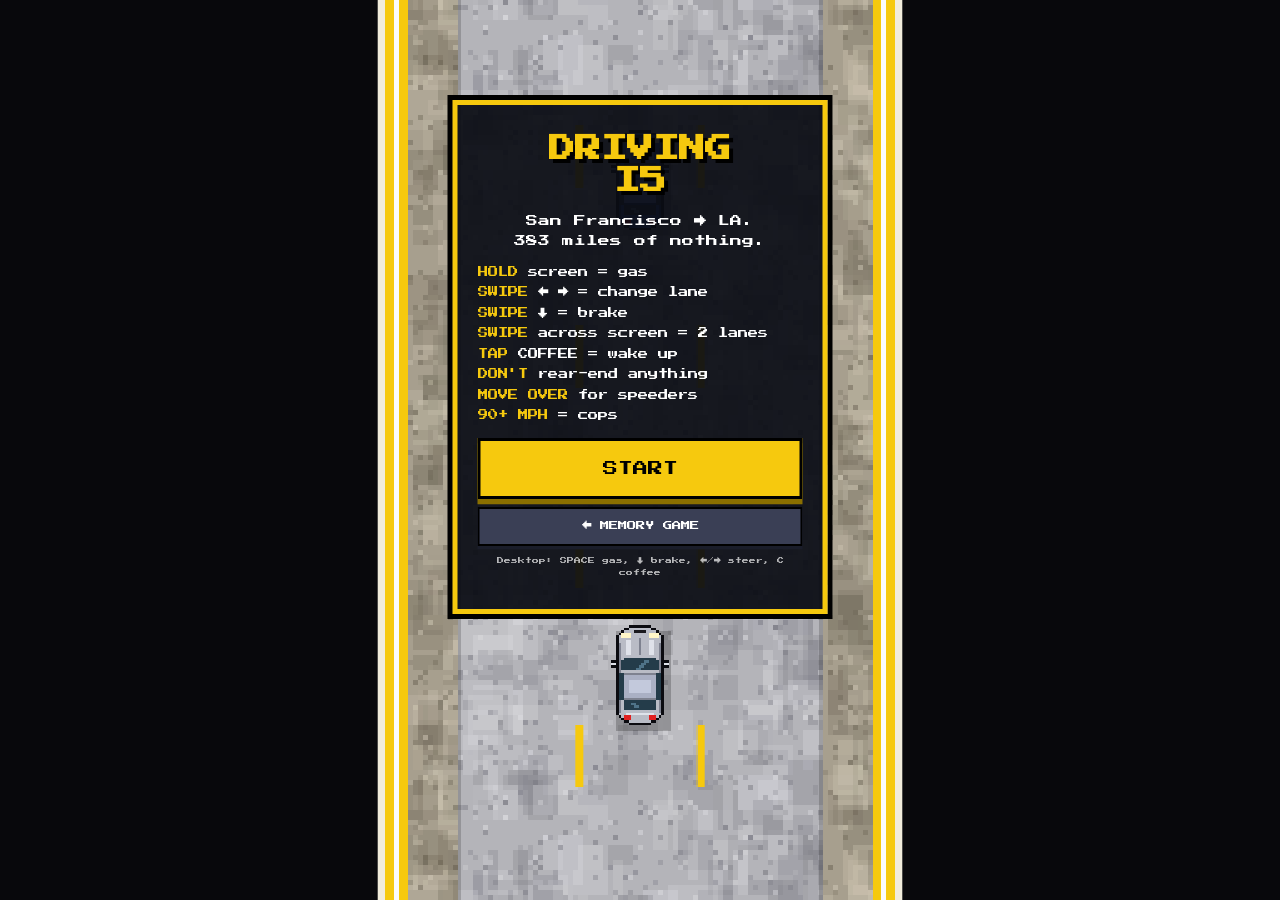
<file: driving-i5/index.html>
<!doctype html>
<html lang="en">
<head>
<meta charset="utf-8">
<meta name="viewport" content="width=device-width,initial-scale=1,maximum-scale=1,user-scalable=no,viewport-fit=cover">
<title>Driving I5</title>
<link rel="preconnect" href="https://fonts.googleapis.com">
<link href="https://fonts.googleapis.com/css2?family=Press+Start+2P&display=swap" rel="stylesheet">
<style>
  :root { --yellow:#f6c90e; --ink:#0b0b10; }
  * { box-sizing: border-box; }
  html, body { margin:0; height:100%; background:#08080c; overflow:hidden; touch-action:none;
    -webkit-user-select:none; user-select:none; -webkit-touch-callout:none; -webkit-tap-highlight-color:transparent;
    font-family:"Press Start 2P", ui-monospace, Menlo, monospace; }
  #stage { position:absolute; left:50%; top:50%; transform:translate(-50%,-50%); overflow:hidden; background:#222; }
  #stage canvas { position:absolute; inset:0; width:100%; height:100%; image-rendering:pixelated; display:block; }
  #blur { position:absolute; inset:0; pointer-events:none; display:none;
    -webkit-backdrop-filter:blur(var(--b,0px)); backdrop-filter:blur(var(--b,0px));
    -webkit-mask-image:radial-gradient(ellipse 62% 56% at 50% 52%, transparent 0%, transparent 42%, #000 100%);
            mask-image:radial-gradient(ellipse 62% 56% at 50% 52%, transparent 0%, transparent 42%, #000 100%); }
  #flash { position:absolute; inset:0; pointer-events:none; display:none; }
  #flash.on { display:block; animation:rb .5s steps(1) infinite; }
  @keyframes rb { 0%{background:rgba(0,70,255,.5)} 50%{background:rgba(255,0,20,.5)} }
  #flash.crash { display:block; animation:none; background:rgba(255,255,255,.55); opacity:0; transition:opacity .6s; }

  /* coffee button */
  #coffee { position:absolute; left:35.2em; top:64.2em; width:6em; height:6.2em; border:.3em solid var(--yellow);
    border-radius:1em; background:#5a3416; color:#fff; font:inherit; font-size:inherit; padding:0; cursor:pointer;
    display:flex; flex-direction:column; align-items:center; justify-content:center; gap:.2em;
    box-shadow:0 .4em 0 #2a180a; touch-action:none; }
  #coffee svg { width:3.2em; height:3.2em; }
  #coffee span { font-size:.62em; letter-spacing:.05em; }
  #coffee:active { transform:translateY(.2em); box-shadow:0 .2em 0 #2a180a; }
  #coffee.cd { filter:grayscale(.8) brightness(.7); }
  #coffee.pulse { animation:pulse .5s steps(2) infinite; }
  @keyframes pulse { 50% { background:#c0392b; transform:scale(1.1);} }

  /* panels */
  .panel { position:absolute; left:6em; right:6em; top:8em; background:rgba(10,12,20,.93); border:.4em solid var(--yellow);
    color:#fff; padding:2.2em 1.6em; text-align:center; font-size:1em; line-height:1.7; box-shadow:0 0 0 .4em #000; }
  .panel.hidden, .hidden { display:none !important; }
  .panel h1 { font-size:2.1em; margin:0 0 .5em; color:var(--yellow); line-height:1.25; text-shadow:.15em .15em 0 #000; }
  .panel h2 { font-size:1.15em; margin:0 0 .8em; color:var(--yellow); }
  .panel p { font-size:.95em; margin:.4em 0; }
  .panel ul { list-style:none; padding:0; margin:1em 0; text-align:left; font-size:.82em; line-height:2; }
  .panel li b { color:var(--yellow); font-weight:normal; }
  .btn { display:block; width:100%; margin:.8em 0 0; padding:1em .6em; font:inherit; font-size:1.2em; color:#000;
    background:var(--yellow); border:.25em solid #000; box-shadow:0 .35em 0 #8a6f00; cursor:pointer; }
  .btn:active { transform:translateY(.25em); box-shadow:0 .1em 0 #8a6f00; }
  .btn.alt { background:#3a3f55; color:#fff; box-shadow:0 .35em 0 #1a1d2a; font-size:.9em; }
  #over { top:14em; }
  #over.busted { border-color:#fff; }
  #over .big { font-size:2.3em; margin:.2em 0 .5em; color:#ff5a4a; text-shadow:.12em .12em 0 #000; }
  #over.busted .big { animation:txt .5s steps(1) infinite; }
  @keyframes txt { 0%{color:#4a7bff} 50%{color:#ff4a4a} }
  .row { margin:.9em 0; font-size:.8em; }
  .row label { display:flex; justify-content:space-between; margin-bottom:.4em; }
  .row label b { color:var(--yellow); font-weight:normal; }
  .row input[type=range] { width:100%; accent-color:var(--yellow); }
</style>
</head>
<body>
<div id="stage">
  <canvas id="scene" width="420" height="720"></canvas>
  <div id="blur"></div>
  <canvas id="hud" width="420" height="720"></canvas>
  <div id="flash"></div>

  <button id="coffee" class="ui hidden" aria-label="Drink coffee">
    <svg viewBox="0 0 16 16" shape-rendering="crispEdges">
      <rect x="5" y="0" width="1" height="2" fill="#fff" opacity=".7"/><rect x="8" y="1" width="1" height="2" fill="#fff" opacity=".7"/><rect x="11" y="0" width="1" height="2" fill="#fff" opacity=".7"/>
      <rect x="2" y="4" width="10" height="1" fill="#111"/><rect x="1" y="5" width="12" height="8" fill="#111"/>
      <rect x="2" y="5" width="10" height="7" fill="#f4efe6"/><rect x="2" y="5" width="10" height="2" fill="#6b3f1d"/>
      <rect x="12" y="6" width="3" height="1" fill="#111"/><rect x="14" y="7" width="1" height="3" fill="#111"/><rect x="12" y="10" width="3" height="1" fill="#111"/>
      <rect x="2" y="13" width="10" height="1" fill="#111"/>
    </svg>
    <span>COFFEE</span>
  </button>

  <div id="menu" class="panel ui">
    <h1>DRIVING<br>I5</h1>
    <p>San Francisco &rarr; LA.<br>383 miles of nothing.</p>
    <ul>
      <li><b>HOLD</b> screen = gas</li>
      <li><b>SWIPE</b> &larr; &rarr; = change lane</li>
      <li><b>SWIPE</b> &darr; = brake</li>
      <li><b>SWIPE</b> across screen = 2 lanes</li>
      <li><b>TAP</b> COFFEE = wake up</li>
      <li><b>DON'T</b> rear-end anything</li>
      <li><b>MOVE OVER</b> for speeders</li>
      <li><b>90+ MPH</b> = cops</li>
    </ul>
    <button id="startBtn" class="btn">START</button>
    <a href="../index.html" class="btn alt" style="text-decoration:none;text-align:center;font-size:.75em">&larr; MEMORY GAME</a>
    <p style="font-size:.55em;opacity:.7;margin-top:1.4em">Desktop: SPACE gas, &darr; brake, &larr;/&rarr; steer, C coffee</p>
  </div>

  <div id="over" class="panel ui hidden">
    <div class="big" id="overTitle">GAME OVER</div>
    <p id="overReason"></p>
    <p style="margin-top:1.2em">MILES DRIVEN</p>
    <h2 id="overMiles" style="font-size:1.8em">0.0</h2>
    <p id="overBest" style="font-size:.7em;opacity:.8"></p>
    <div id="nameRow" class="hidden" style="margin-top:.8em">
      <p style="font-size:.7em">NAME FOR THE LEADERBOARD</p>
      <input id="nameInput" maxlength="20" autocomplete="off" style="width:100%;font:inherit;font-size:1em;padding:.6em;text-align:center;background:#000;color:#fff;border:.2em solid #f6c90e">
      <button id="nameSave" class="btn alt" style="font-size:.8em">SAVE</button>
    </div>
    <p id="lbStatus" style="font-size:.6em;opacity:.8;min-height:1.5em"></p>
    <button id="shareBtn" class="btn alt hidden" style="font-size:.8em">SHARE YOUR SCORE</button>
    <button id="againBtn" class="btn">DRIVE AGAIN</button>
    <button id="menuBtn" class="btn alt">MENU</button>
  </div>

<script src="leaderboard.js"></script>
<script>
(() => {
'use strict';

/* ================================================================
   CONSTANTS  (world units: yards and mph)
   ================================================================ */
const W = 420, H = 720;
const ROAD_L = 64, ROAD_R = 356, LANE_W = (ROAD_R - ROAD_L) / 3;
const PX = 10;                  // screen pixels per yard
const PLAYER_Y = 540;           // where the player's car sits on screen
const MPH = 1760 / 3600;        // yards per second per 1 mph
const TOP_SPEED = 100;
const SPEEDING = 90;            // above this the cop warnings start
const WARN_YD = 500;            // yards between each warning stage
const DROWSY_AT = 25;           // % sleepiness below which you get drowsy
const FAST_SPEED = 95;
const POLICE_X = 372;
const CITY_MILES = 383;
const LANE_SPEEDS = [[70, 85], [60, 70], [50, 60]];   // mph for cars by lane: left (fast), middle, right (slow)
const MIN_SPAWN_GAP = 40;       // yards of clear road needed to spawn behind/ahead of another vehicle in the lane
const NEAR_WIN = [-25, 70], NEAR_MAX = 1;      // max vehicles per lane around the screen
const WIDE_WIN = [-60, 180], WIDE_MAX = 3;     // max vehicles per lane in the wider area
const COAST_DECEL = 7;          // mph/sec lost when you let off the gas
const BRAKE_MULT = 2.5;         // braking slows you 2.5x faster than coasting

/* Game balance (traffic per minute, sleep drain %/sec, coffee boost %, drowsy input lag in sec) */
const cfg = { semi: 7, car: 12, fast: 2.5, drain: 1.2, coffee: 35, delay: 0.30 };

const $ = id => document.getElementById(id);
const clamp = (v, a, b) => Math.max(a, Math.min(b, v));
const rnd = (a, b) => a + Math.random() * (b - a);
const pick = a => a[Math.floor(Math.random() * a.length)];
const laneX = i => ROAD_L + LANE_W * (i + 0.5);
const LANE_NAMES = ['LEFT', 'MIDDLE', 'RIGHT'];

/* ================================================================
   PIXEL ART SPRITES  (drawn in code, 2px per art-pixel, facing UP, no logos)
   ================================================================ */
const S = 2;
const K = '#0b0b10';
const GLASS = '#243c4a', GLASS_HI = '#4f7388';
function cv(w, h) { const c = document.createElement('canvas'); c.width = w * S; c.height = h * S; return c; }
function R(g, x, y, w, h, col) { g.fillStyle = col; g.fillRect(x * S, y * S, w * S, h * S); }
const ins = (d, a) => d < a.length ? a[d] : 0;

function carSprite(o) {            // 23 x 40 art-pixels
  const c = cv(23, 40), g = c.getContext('2d');
  for (let y = 0; y < 40; y++) { const i = ins(Math.min(y, 39 - y), [5, 3, 2, 1]); R(g, 2 + i, y, 19 - 2 * i, 1, K); }
  for (let y = 1; y < 39; y++) { const i = ins(Math.min(y - 1, 38 - y), [4, 2, 1]); R(g, 3 + i, y, 17 - 2 * i, 1, o.body); }
  R(g, 3, 7, 1, 28, o.lo); R(g, 19, 7, 1, 28, o.lo);                         // side shading
  R(g, 9, 2, 5, 1, '#1a1a1f');                                                 // grille
  R(g, 4, 3, 4, 2, '#fff6c8'); R(g, 15, 3, 4, 2, '#fff6c8');                   // headlights
  R(g, 6, 6, 2, 6, o.hi); R(g, 15, 6, 2, 6, o.hi); R(g, 11, 5, 1, 7, o.lo);     // hood gloss
  R(g, 5, 13, 13, 1, GLASS); R(g, 4, 14, 15, 4, GLASS);                        // windshield
  R(g, 13, 14, 2, 1, GLASS_HI); R(g, 12, 15, 2, 1, GLASS_HI); R(g, 11, 16, 2, 1, GLASS_HI); R(g, 10, 17, 2, 1, GLASS_HI);
  R(g, 3, 19, 2, 11, GLASS); R(g, 18, 19, 2, 11, GLASS);                       // side windows
  R(g, 5, 19, 13, 11, o.lo); R(g, 5, 20, 13, 9, o.roof || o.hi);               // roof
  R(g, 7, 22, 9, 5, o.roof2 || o.hi);
  R(g, 5, 30, 13, 4, GLASS); R(g, 8, 31, 2, 1, GLASS_HI); R(g, 9, 32, 2, 1, GLASS_HI); // rear window
  R(g, 6, 35, 11, 1, o.trunk || o.hi);                                         // trunk gloss
  R(g, 5, 36, 3, 2, '#e02020'); R(g, 15, 36, 3, 2, '#e02020');                 // tail lights
  R(g, 0, 14, 3, 3, K); R(g, 0, 15, 2, 1, o.hi); R(g, 20, 14, 3, 3, K); R(g, 21, 15, 2, 1, o.hi); // mirrors
  return c;
}

function semiSprite(cab, cabHi, trailer, seam) {   // 25 x 88 art-pixels
  const c = cv(25, 88), g = c.getContext('2d');
  for (let y = 0; y < 18; y++) { const i = ins(y, [3, 2, 1]); R(g, 2 + i, y, 21 - 2 * i, 1, K); }
  for (let y = 1; y < 17; y++) { const i = ins(y - 1, [2, 1]); R(g, 3 + i, y, 19 - 2 * i, 1, cab); }
  R(g, 9, 1, 7, 1, '#222'); R(g, 4, 2, 4, 2, '#fff6c8'); R(g, 17, 2, 4, 2, '#fff6c8');
  R(g, 5, 5, 15, 4, GLASS); R(g, 14, 6, 2, 1, GLASS_HI); R(g, 13, 7, 2, 1, GLASS_HI); R(g, 12, 8, 2, 1, GLASS_HI);
  R(g, 5, 9, 15, 7, cabHi); R(g, 9, 11, 7, 3, cab);
  R(g, 4, 12, 2, 3, '#c9ccd4'); R(g, 19, 12, 2, 3, '#c9ccd4');                  // exhaust stacks
  R(g, 0, 6, 3, 4, K); R(g, 0, 7, 2, 2, '#c9ccd4'); R(g, 22, 6, 3, 4, K); R(g, 23, 7, 2, 2, '#c9ccd4');
  R(g, 8, 17, 9, 4, '#2a2a30'); R(g, 10, 18, 1, 3, '#d33'); R(g, 14, 18, 1, 3, '#33d');   // fifth wheel
  R(g, 2, 19, 21, 69, K); R(g, 3, 20, 19, 67, trailer);                         // trailer
  for (let y = 28; y < 82; y += 9) R(g, 3, y, 19, 1, seam);
  R(g, 12, 20, 1, 67, seam); R(g, 3, 20, 1, 67, seam); R(g, 21, 20, 1, 67, seam);
  R(g, 3, 83, 19, 4, '#8f929b'); R(g, 4, 84, 4, 2, '#e02020'); R(g, 17, 84, 4, 2, '#e02020');
  R(g, 1, 62, 1, 14, K); R(g, 23, 62, 1, 14, K);                                // rear wheels peeking out
  return c;
}

const CAR_COLORS = [
  { body:'#c0302e', hi:'#e56a5f', lo:'#7a1c1b' }, { body:'#2f58b8', hi:'#6d93e0', lo:'#1b3578' },
  { body:'#e4e4ea', hi:'#ffffff', lo:'#9a9aa6' }, { body:'#3a3a44', hi:'#6a6a78', lo:'#1d1d24' },
  { body:'#2e8b57', hi:'#6cc597', lo:'#175234' }, { body:'#d9892b', hi:'#f2b968', lo:'#8a5412' },
  { body:'#8a8d99', hi:'#c3c6d2', lo:'#555864' },
];
const SEMI_LOOKS = [
  ['#b5322f', '#d9665f', '#e9e9ee', '#c4c7ce'], ['#2c5fb0', '#6d93e0', '#c9ccd3', '#aeb2bb'],
  ['#e8e8ec', '#ffffff', '#d8c9a3', '#bba97c'], ['#2f8a55', '#6cc597', '#bcd0e6', '#9db5d0'],
  ['#d9782b', '#f2b968', '#e9e9ee', '#c4c7ce'], ['#3a3a44', '#6a6a78', '#e9e9ee', '#c4c7ce'],
];
const spr = {
  player: carSprite({ body:'#b9bcc6', hi:'#dfe2ea', lo:'#7e8290', roof:'#aab0c4', roof2:'#c3c9dc' }),
  fast:   carSprite({ body:'#1f1f29', hi:'#454558', lo:'#0f0f15', roof:'#2c2c3a', roof2:'#3a3a4c' }),
  police: carSprite({ body:'#17171d', hi:'#3a3a46', lo:'#0b0b10', roof:'#f0f0f2', roof2:'#ffffff', trunk:'#f0f0f2' }),
  cars:   CAR_COLORS.map(carSprite),
  semis:  SEMI_LOOKS.map(l => semiSprite(...l)),
};

/* ================================================================
   ROAD TILE  (mottled asphalt, gravel shoulders, yellow/white edge lines)
   ================================================================ */
const TILE_H = 640;            // multiple of the 160px dash period
const roadTile = (() => {
  const c = document.createElement('canvas'); c.width = W; c.height = TILE_H;
  const g = c.getContext('2d');
  const blotch = (x0, x1, base, light, dark, n) => {
    g.fillStyle = base; g.fillRect(x0, 0, x1 - x0, TILE_H);
    for (let i = 0; i < n; i++) {
      const w = (2 + Math.floor(Math.random() * 7)) * 4, h = (2 + Math.floor(Math.random() * 9)) * 4;
      const x = x0 + Math.floor(Math.random() * ((x1 - x0) / 4)) * 4, y = Math.floor(Math.random() * (TILE_H / 4)) * 4;
      g.globalAlpha = 0.18 + Math.random() * 0.14; g.fillStyle = Math.random() < 0.5 ? light : dark;
      g.fillRect(x, y, Math.min(w, x1 - x), h);
      if (y + h > TILE_H) g.fillRect(x, y - TILE_H, Math.min(w, x1 - x), h);
    }
    g.globalAlpha = 1;
    for (let i = 0; i < (x1 - x0) * 4; i++) {
      g.globalAlpha = 0.25 + Math.random() * 0.3; g.fillStyle = Math.random() < 0.7 ? dark : light;
      g.fillRect(x0 + Math.floor(Math.random() * ((x1 - x0) / 4)) * 4, Math.floor(Math.random() * (TILE_H / 4)) * 4, 4, 4);
    }
    g.globalAlpha = 1;
  };
  g.fillStyle = '#f1ecdc'; g.fillRect(0, 0, W, TILE_H);                  // cream outer margin
  blotch(24, ROAD_L, '#a79f8e', '#cfc7b4', '#6f6858', 140);               // left shoulder
  blotch(ROAD_R, 396, '#a79f8e', '#cfc7b4', '#6f6858', 140);              // right shoulder
  blotch(ROAD_L, ROAD_R, '#b4b4b9', '#dcdce0', '#7d7d86', 520);           // asphalt
  g.fillStyle = 'rgba(0,0,0,.18)'; g.fillRect(ROAD_L, 0, 3, TILE_H); g.fillRect(ROAD_R - 3, 0, 3, TILE_H);
  const Y = '#f6c90e', Wt = '#fbfbfb';
  const L = (x, w, col) => { g.fillStyle = col; g.fillRect(x, 0, w, TILE_H); };
  L(6, 7, Y); L(13, 4, Wt); L(17, 7, Y);  L(396, 7, Y); L(403, 4, Wt); L(407, 7, Y);   // double-yellow edges
  g.fillStyle = Y;
  for (let k = 1; k <= 2; k++) for (let y = 0; y < TILE_H; y += 160) g.fillRect(ROAD_L + LANE_W * k - 3, y, 6, 50);  // dashed lanes
  return c;
})();

/* ================================================================
   STATE
   ================================================================ */
const stage = $('stage'), scene = $('scene'), hud = $('hud');
const sg = scene.getContext('2d'), hg = hud.getContext('2d');
sg.imageSmoothingEnabled = false;

let mode = 'menu';              // menu | play | over
let t = 0;                      // clock (s)
let P, vehicles, sleep, miles, coffeeCd, speedStage, stageYd, police, toastMsg, toastT;
let queue, lastAt, effHold, effBrake, holdSrc, acc, shake, overReason, best = 0, scale = 1, floaters;
try { best = parseFloat(localStorage.getItem('i5best') || '0') || 0; } catch (e) {}

function newPlayer() { return { lane:1, laneTarget:1, x:laneX(1), pos:0, speed:60, w:34, len:8, type:'player' }; }

function resetGame() {
  P = newPlayer(); vehicles = []; sleep = 100; miles = 0; coffeeCd = 0;
  speedStage = 0; stageYd = 0; police = null; toastMsg = ''; toastT = 0;
  queue = []; lastAt = 0; effHold = false; effBrake = false; holdSrc = { ptr:false, key:false, brakeP:false, brakeK:false };
  acc = { semi:0, car:0, fast:0 }; shake = 0; floaters = [];
  for (let i = 0; i < 6; i++) spawn(i < 2 ? 'semi' : 'car', rnd(30, 150));
}
resetGame();

/* ================================================================
   INPUT (with drowsy lag)
   ================================================================ */
const drowsy = () => sleep < DROWSY_AT;
function cmd(fn) {
  const d = drowsy() ? cfg.delay : 0;
  if (d <= 0 && queue.length === 0) { fn(); return; }
  lastAt = Math.max(t + d, lastAt); queue.push({ at: lastAt, fn });
}
function setHold(v) { cmd(() => { effHold = v; }); }
function steer(dir) { cmd(() => { P.laneTarget = clamp(P.laneTarget + dir, 0, 2); }); }
function refreshHold() { setHold(holdSrc.ptr || holdSrc.key); }
function refreshBrake() { const v = holdSrc.brakeP || holdSrc.brakeK; cmd(() => { effBrake = v; }); }
function drinkCoffee() {
  if (mode !== 'play' || coffeeCd > 0) return;
  sleep = Math.min(100, sleep + cfg.coffee); coffeeCd = 1.5;
  floaters.push({ txt:'+' + Math.round(cfg.coffee) + '%', t:0 });
}

let holdId = null, sx = 0, sy0 = 0, swipeSteps = 0, swipeDir = 0;
const BRAKE_ON_PX = 40, BRAKE_OFF_PX = 22, LANE_SWIPE_PX = 34;
stage.addEventListener('pointerdown', e => {
  if (e.target.closest('.ui') || mode !== 'play') return;
  e.preventDefault();
  if (holdId === null) {
    holdId = e.pointerId; sx = e.clientX; sy0 = e.clientY; swipeSteps = 0; swipeDir = 0;
    try { stage.setPointerCapture(e.pointerId); } catch (_) {}
    holdSrc.ptr = true; refreshHold();
  } else {                                        // second finger: tap left/right of the car to steer
    const r = stage.getBoundingClientRect();
    steer((e.clientX - r.left) / scale < P.x ? -1 : 1);
  }
});
stage.addEventListener('pointermove', e => {
  if (e.pointerId !== holdId) return;
  // Swipe down = brake (stays on until the finger comes back up or lifts)
  const dy = e.clientY - sy0;
  if (!holdSrc.brakeP && dy > BRAKE_ON_PX * scale) { holdSrc.brakeP = true; refreshBrake(); }
  else if (holdSrc.brakeP && dy < BRAKE_OFF_PX * scale) { holdSrc.brakeP = false; refreshBrake(); }
  // Swipe sideways = 1 lane; swiping about 2/3 of the screen width (the whole road) = 2 lanes
  const dx = e.clientX - sx, ax = Math.abs(dx), sign = dx > 0 ? 1 : -1;
  const twoLane = (W * scale) * (2 / 3);
  if (swipeSteps === 0 && ax > LANE_SWIPE_PX * scale) { steer(sign); swipeDir = sign; swipeSteps = 1; }
  else if (swipeSteps === 1 && sign === swipeDir && ax >= twoLane) { steer(sign); swipeSteps = 2; }
  else if (swipeSteps > 0 && sign !== swipeDir && ax > LANE_SWIPE_PX * scale) {   // reversed direction: start a new swipe
    steer(sign); swipeDir = sign; swipeSteps = 1; sx = e.clientX - sign * LANE_SWIPE_PX * scale;
  }
});
const release = e => {
  if (e.pointerId !== holdId) return;
  holdId = null; holdSrc.ptr = false; holdSrc.brakeP = false; refreshHold(); refreshBrake();
};
['pointerup', 'pointercancel', 'lostpointercapture'].forEach(n => stage.addEventListener(n, release));
$('coffee').addEventListener('pointerdown', e => { e.stopPropagation(); e.preventDefault(); drinkCoffee(); });

window.addEventListener('keydown', e => {
  if (e.repeat) return;
  const k = e.key.toLowerCase();
  if (mode !== 'play') { if (k === 'enter') startGame(); return; }
  if (k === 'arrowleft' || k === 'a') steer(-1);
  else if (k === 'arrowright' || k === 'd') steer(1);
  else if (k === ' ' || k === 'arrowup' || k === 'w') { e.preventDefault(); holdSrc.key = true; refreshHold(); }
  else if (k === 'arrowdown' || k === 's') { e.preventDefault(); holdSrc.brakeK = true; refreshBrake(); }
  else if (k === 'c') drinkCoffee();
});
window.addEventListener('keyup', e => {
  const k = e.key.toLowerCase();
  if (k === ' ' || k === 'arrowup' || k === 'w') { holdSrc.key = false; if (mode === 'play') refreshHold(); }
  if (k === 'arrowdown' || k === 's') { holdSrc.brakeK = false; if (mode === 'play') refreshBrake(); }
});

/* ================================================================
   TRAFFIC
   ================================================================ */
const others = v => { const a = []; for (const o of vehicles) if (o !== v && o.type !== 'police') a.push(o); a.push(P); return a; };
const overlapLane = (a, b) => Math.min(Math.abs(a.lane - b.lane), Math.abs(a.lane - b.laneTarget),
  Math.abs(a.laneTarget - b.lane), Math.abs(a.laneTarget - b.laneTarget)) < 0.75;

function leader(v, lane, skipPlayer) {
  const c = { lane, laneTarget: lane }; let best = null, bg = 1e9;
  for (const o of others(v)) {
    if (skipPlayer && o === P) continue;
    if (o.pos <= v.pos || !overlapLane(c, o)) continue;
    const gap = (o.pos - v.pos) - (o.len + v.len) / 2;
    if (gap < bg) { bg = gap; best = o; }
  }
  return best ? { o: best, gap: bg } : null;
}
function clearLane(v, lane, ahead = 14, behind = 10) {
  const c = { lane, laneTarget: lane };
  for (const o of others(v)) {
    if (!overlapLane(c, o)) continue;
    const d = o.pos - v.pos, half = (o.len + v.len) / 2;
    if (d >= 0) { if (d - half < ahead + Math.max(0, v.speed - o.speed) * 1.2) return false; }
    else if (-d - half < behind + Math.max(0, o.speed - v.speed) * (o.type === 'fast' ? 2.2 : 1.4)) return false;
  }
  return true;
}

function laneCount(lane, lo, hi) {
  let n = 0;
  for (const o of vehicles) {
    if (o.type === 'police' || o.type === 'fast' || Math.abs(o.laneTarget - lane) >= 0.7) continue;
    const r = o.pos - P.pos;
    if (r >= lo && r <= hi) n++;
  }
  return n;
}

function spawn(type, forceRel) {
  const semi = type === 'semi', fast = type === 'fast';
  const len = semi ? 17.6 : 8;
  let lane;
  if (fast)      lane = Math.random() < 0.55 ? Math.round(P.laneTarget) : Math.floor(rnd(0, 3));
  else if (semi) lane = Math.random() < 0.86 ? 2 : 1;
  else           lane = pick([0, 0, 0, 1, 1, 1, 2]);
  // Speed depends on the lane: left = fast lane, right = slow lane. Semis always 50-60.
  const band = LANE_SPEEDS[lane];
  const desired = fast ? FAST_SPEED : semi ? rnd(50, 60) : rnd(band[0], band[1]);
  let rel;
  if (fast) rel = -rnd(500, 520);
  else if (forceRel != null) rel = forceRel;
  else rel = desired > P.speed + 3 ? -rnd(38, 60) : rnd(90, 150);   // faster traffic comes up from behind
  const pos = P.pos + rel;
  for (const o of vehicles) {
    if (o.type === 'police') continue;
    if (Math.abs(o.laneTarget - lane) < 0.7 && Math.abs(o.pos - pos) < (o.len + len) / 2 + (fast ? 25 : MIN_SPAWN_GAP)) return false;
  }
  // Anti-gridlock: don't let any one lane fill up (rolling cap, so jams stay short)
  if (!fast && (laneCount(lane, NEAR_WIN[0], NEAR_WIN[1]) >= NEAR_MAX || laneCount(lane, WIDE_WIN[0], WIDE_WIN[1]) >= WIDE_MAX)) return false;
  const v = { type, lane, laneTarget: lane, home: semi ? 2 : lane, pos, speed: desired, desired, len, w: semi ? 38 : 34,
    x: laneX(lane), cd: semi && lane === 1 ? rnd(3, 8) : rnd(0, 2), tilt: 0,
    spr: fast ? spr.fast : semi ? pick(spr.semis) : pick(spr.cars) };
  vehicles.push(v);
  return true;
}

function updNPC(v, dt) {
  v.cd -= dt;
  const settled = Math.abs(v.lane - v.laneTarget) < 0.02;
  let L = leader(v, v.laneTarget), L2 = leader(v, Math.round(v.lane));
  if (L2 && (!L || L2.gap < L.gap)) L = L2;
  let tgt = v.desired;
  if (L && L.gap < 40) tgt = Math.min(tgt, L.o.speed + (L.gap - 14) * 0.8);
  if (settled && v.cd <= 0) {
    if (L && L.gap < 32 && L.o.speed < v.desired - 1.5) {                // blocked: pass on the left
      const t2 = v.laneTarget - 1;
      if (t2 >= (v.type === 'semi' ? 1 : 0) && clearLane(v, t2)) { v.laneTarget = t2; v.cd = 2.5; }
    } else if (v.laneTarget !== v.home) {                                  // drift back toward home lane
      const t2 = v.laneTarget + Math.sign(v.home - v.laneTarget), Lt = leader(v, t2);
      if (clearLane(v, t2, 22, 12) && (!Lt || Lt.gap > 35 || Lt.o.speed >= v.desired - 1)) { v.laneTarget = t2; v.cd = 2.5; }
    }
  }
  v.speed += clamp(tgt - v.speed, -20 * dt, 3 * dt);
}
function updFast(v, dt) {
  const L = leader(v, Math.round(v.laneTarget), true);
  let tgt = v.desired;
  if (L && L.gap < 45 && L.o.speed < v.speed) {
    const prefer = [v.laneTarget - 1, v.laneTarget + 1].filter(x => x >= 0 && x <= 2).sort(a => a === Math.round(P.laneTarget) ? 1 : -1);
    let moved = false;
    if (Math.abs(v.lane - v.laneTarget) < 0.02) for (const l2 of prefer) if (clearLane(v, l2, 10, 5)) { v.laneTarget = l2; moved = true; break; }
    if (!moved) tgt = Math.max(L.o.speed, 40);
  }
  v.speed += clamp(tgt - v.speed, -30 * dt, 10 * dt);
}

/* ================================================================
   GAME LOOP
   ================================================================ */
function toast(msg) { toastMsg = msg; toastT = 2.2; }

function end(msg, busted) {
  if (mode !== 'play') return;
  mode = 'over'; overReason = msg; shake = busted ? 0 : 0.5;
  if (miles > best) { best = miles; try { localStorage.setItem('i5best', String(best)); } catch (e) {} }
  $('coffee').classList.add('hidden'); $('blur').style.display = 'none';
  const f = $('flash');
  if (busted) { f.className = 'on'; }
  else { f.className = 'crash'; f.style.opacity = 1; requestAnimationFrame(() => requestAnimationFrame(() => { f.style.opacity = 0; })); }
  setTimeout(() => {
    $('overTitle').textContent = busted ? 'BUSTED!' : 'GAME OVER';
    $('over').classList.toggle('busted', !!busted);
    $('overReason').textContent = msg;
    $('overMiles').textContent = miles.toFixed(1);
    $('overBest').textContent = 'BEST ' + best.toFixed(1) + ' MI';
    $('over').classList.remove('hidden');
    submitRun();
  }, busted ? 900 : 800);
}

let shareText = '';
$('shareBtn').onclick = async () => {
  const btn = $('shareBtn'), url = location.origin + location.pathname.replace(/index\.html$/, '');
  if (navigator.share) {
    try { await navigator.share({ title: 'Driving I5', text: shareText + ' ' + url }); return; }   // one string: some iPhone share targets drop text when a separate url is given
    catch (e) { if (e && e.name === 'AbortError') return; }
  }
  const full = shareText + ' ' + url;
  try { await navigator.clipboard.writeText(full); btn.textContent = 'COPIED TO CLIPBOARD!'; setTimeout(() => { btn.textContent = 'SHARE YOUR SCORE'; }, 2000); }
  catch (e) { window.prompt('Copy this to share your score:', full); }
};
async function submitRun() {
  const m = Math.floor(miles), st = $('lbStatus'), row = $('nameRow');
  const sb = $('shareBtn'); sb.textContent = 'SHARE YOUR SCORE'; sb.classList.toggle('hidden', m <= 0);
  shareText = 'I just drove ' + m + ' mile' + (m === 1 ? '' : 's') + ' on the I5 without crashing or getting pulled over. Can you beat it?';
  st.textContent = ''; row.classList.add('hidden');
  if (m <= 0) { st.textContent = 'Drive at least 1 mile to post a score.'; return; }
  let name = Leaderboard.getName();
  if (!name) {
    row.classList.remove('hidden'); $('nameInput').value = '';
    $('nameSave').onclick = async () => {
      const n = Leaderboard.cleanName($('nameInput').value); if (!n) return;
      Leaderboard.setName(n); row.classList.add('hidden'); submitRun();
    };
    return;
  }
  st.textContent = 'Saving score...';
  const r = await Leaderboard.submit(name, m);
  st.textContent = r === 'saved' ? 'New personal best saved for ' + name + '!' : r === 'not-better' ? 'Not your best (' + name + ').' : r === 'denied' ? 'Leaderboard refused the score (rules need updating).' : "Couldn't reach the leaderboard.";
}

function update(dt) {
  while (queue.length && queue[0].at <= t) queue.shift().fn();
  const dz = drowsy(), dm = dz ? 0.75 : 1;

  sleep -= cfg.drain * dt;
  if (sleep <= 0) { sleep = 0; return end('You fell asleep at the wheel.'); }
  coffeeCd = Math.max(0, coffeeCd - dt);

  // player
  if (effBrake) P.speed -= COAST_DECEL * BRAKE_MULT * dt;                       // braking beats gas
  else if (effHold) P.speed += Math.max(0.6, 9 * (1 - Math.pow(P.speed / TOP_SPEED, 8))) * dm * dt;
  else P.speed -= COAST_DECEL * dt;
  P.speed = clamp(P.speed, 15, TOP_SPEED);
  const step = dt / (0.26 / dm);
  const before = P.lane;
  P.lane += clamp(P.laneTarget - P.lane, -step, step);
  P.tilt = clamp((P.lane - before) / dt * 0.06, -0.14, 0.14);
  P.x = laneX(P.lane);
  P.pos += P.speed * MPH * dt;
  miles += P.speed * dt / 3600;

  // spawning
  acc.semi += cfg.semi / 60 * dt; acc.car += cfg.car / 60 * dt; acc.fast += cfg.fast / 60 * dt;
  for (const type of ['semi', 'car', 'fast']) {
    if (acc[type] >= 1) {
      if (type === 'fast') {
        const n = vehicles.filter(v => v.type === 'fast').length;
        if (n < 2 && P.speed < 88 && spawn('fast')) acc.fast -= 1;
        else if (n >= 2 || P.speed >= 88) acc.fast = Math.min(acc.fast, 1);
      } else if (spawn(type)) acc[type] -= 1; else acc[type] = Math.min(acc[type], 1.5);
    }
  }

  // vehicles
  for (const v of vehicles) {
    if (v.type === 'fast') updFast(v, dt); else if (v.type !== 'police') updNPC(v, dt);
    if (v.type !== 'police') {
      const b = v.lane;
      v.lane += clamp(v.laneTarget - v.lane, -dt / 1.1, dt / 1.1);
      v.tilt = clamp((v.lane - b) / dt * 0.06, -0.12, 0.12);
      v.x = laneX(v.lane);
    }
    v.pos += v.speed * MPH * dt;
  }
  vehicles = vehicles.filter(v => { const r = v.pos - P.pos; return v.type === 'police' ? true : v.type === 'fast' ? r < 260 : (r < 230 && r > -110); });

  // collisions
  for (const v of vehicles) {
    if (v.type === 'police') continue;
    const dx = Math.abs(v.x - P.x), dy = Math.abs(v.pos - P.pos) * PX;
    if (dx < (v.w + P.w) / 2 * 0.86 && dy < (v.len + P.len) / 2 * PX * 0.92) {
      const sameLane = Math.abs(v.lane - P.lane) < 0.45;
      const name = v.type === 'semi' ? 'a semi truck' : 'a car';
      if (!sameLane) return end('You sideswiped ' + name + '.');
      if (v.pos < P.pos) return end(v.type === 'fast' ? 'A speeding car rear-ended you.' : 'You got rear-ended.');
      return end('You rear-ended ' + name + '.');
    }
  }

  // speeding -> cops
  if (P.speed > SPEEDING) {
    if (speedStage === 0) { speedStage = 1; stageYd = 0; }
    stageYd += P.speed * MPH * dt;
    if (speedStage === 1 && stageYd >= WARN_YD) { speedStage = 2; stageYd = 0; }
    else if (speedStage === 2 && stageYd >= WARN_YD) {
      speedStage = 3; stageYd = 0;
      police = { type:'police', pos:P.pos + 260, speed:0, x:POLICE_X, len:8, w:34, lane:3, laneTarget:3 };
      vehicles.push(police);
    }
  } else if (speedStage < 3) { speedStage = 0; stageYd = 0; }
  if (speedStage === 3 && police && police.pos < P.pos) {
    if (P.speed > SPEEDING) return end('The cop clocked you at ' + Math.round(P.speed) + ' mph.', true);
    vehicles = vehicles.filter(v => v !== police); police = null; speedStage = 0; stageYd = 0;
    toast('PHEW! COP LET YOU GO');
  }

  if (toastT > 0) toastT -= dt;
  for (const f of floaters) f.t += dt;
  floaters = floaters.filter(f => f.t < 1.2);
  if (miles >= CITY_MILES) end('You made it to LA! Somehow awake.');
}

/* ================================================================
   RENDER
   ================================================================ */
const FONT = '"Press Start 2P", ui-monospace, Menlo, monospace';
function txt(g, s, x, y, size, col, align = 'left', stroke = '#000') {
  g.font = size + 'px ' + FONT; g.textAlign = align; g.textBaseline = 'alphabetic';
  g.lineWidth = Math.max(3, size / 4); g.strokeStyle = stroke; g.lineJoin = 'round';
  g.strokeText(s, x, y); g.fillStyle = col; g.fillText(s, x, y);
}
function rrect(g, x, y, w, h, r) {
  g.beginPath(); g.moveTo(x + r, y); g.arcTo(x + w, y, x + w, y + h, r); g.arcTo(x + w, y + h, x, y + h, r);
  g.arcTo(x, y + h, x, y, r); g.arcTo(x, y, x + w, y, r); g.closePath();
}
const sy = o => PLAYER_Y - (o.pos - P.pos) * PX;

function drawVehicle(v, isPlayer) {
  const img = v.spr || spr.player;
  const x = isPlayer ? P.x : v.x, y = isPlayer ? PLAYER_Y : sy(v);
  if (y < -120 || y > H + 120) return;
  sg.save(); sg.translate(x, y); sg.rotate(v.tilt || 0);
  sg.fillStyle = 'rgba(0,0,0,.22)'; sg.fillRect(-img.width / 2 + 4, -img.height / 2 + 5, img.width - 2, img.height);
  if (v.type === 'fast' && Math.floor(t * 3) % 2 === 0) {       // flashing high beams
    const gr = sg.createLinearGradient(0, -img.height / 2, 0, -img.height / 2 - 120);
    gr.addColorStop(0, 'rgba(255,255,220,.55)'); gr.addColorStop(1, 'rgba(255,255,220,0)');
    sg.fillStyle = gr; sg.beginPath(); sg.moveTo(-14, -img.height / 2); sg.lineTo(14, -img.height / 2);
    sg.lineTo(46, -img.height / 2 - 120); sg.lineTo(-46, -img.height / 2 - 120); sg.fill();
  }
  if (isPlayer && effBrake) { sg.fillStyle = 'rgba(255,40,30,.35)'; sg.fillRect(-20, img.height / 2 - 6, 40, 22); }
  const imgToDraw = isPlayer ? spr.player : (v.type === 'police' ? spr.police : img);
  sg.drawImage(imgToDraw, -imgToDraw.width / 2, -imgToDraw.height / 2);
  if (v.type === 'police') {                                      // light bar
    const a = Math.floor(t * 6) % 2;
    sg.fillStyle = a ? '#ff2a2a' : '#2a5bff'; sg.fillRect(-14, -4, 12, 6);
    sg.fillStyle = a ? '#2a5bff' : '#ff2a2a'; sg.fillRect(2, -4, 12, 6);
    sg.fillStyle = a ? 'rgba(255,40,40,.25)' : 'rgba(40,90,255,.25)'; sg.beginPath(); sg.arc(0, 0, 44, 0, 7); sg.fill();
  }
  sg.restore();
}

function renderScene() {
  sg.save();
  if (shake > 0) sg.translate(rnd(-5, 5) * shake * 2, rnd(-5, 5) * shake * 2);
  const off = (P.pos * PX) % TILE_H;
  for (let y = off - TILE_H; y < H + 10; y += TILE_H) sg.drawImage(roadTile, 0, Math.round(y));
  const list = vehicles.slice().sort((a, b) => a.pos - b.pos);
  for (const v of list) drawVehicle(v, false);
  drawVehicle(P, true);
  sg.restore();
}

function dist10(d) { return d > 100 ? Math.round(d / 10) * 10 : Math.round(d / 5) * 5; }

function bubble(x, label, hot, alpha) {
  const w = 92, h = 50, y = 598, x0 = x - w / 2;
  hg.save(); hg.globalAlpha = alpha;
  hg.fillStyle = K; hg.beginPath(); hg.moveTo(x - 11, y + h - 2); hg.lineTo(x + 11, y + h - 2); hg.lineTo(x, y + h + 18); hg.fill();
  hg.fillStyle = hot ? '#ff4a3a' : '#fff4c2'; hg.beginPath(); hg.moveTo(x - 7, y + h - 2); hg.lineTo(x + 7, y + h - 2); hg.lineTo(x, y + h + 11); hg.fill();
  rrect(hg, x0, y, w, h, 10); hg.fillStyle = K; hg.fill();
  rrect(hg, x0 + 3, y + 3, w - 6, h - 6, 8); hg.fillStyle = hot ? '#ff4a3a' : '#fff4c2'; hg.fill();
  hg.imageSmoothingEnabled = false; hg.drawImage(spr.fast, x0 + 8, y + 9, 14, 32);
  txt(hg, label, x0 + 27, y + 30, 10, hot ? '#fff' : '#111', 'left', hot ? '#000' : 'rgba(0,0,0,0)');
  hg.restore();
}

function renderHUD() {
  hg.clearRect(0, 0, W, H);

  // drowsy eyelids
  if (sleep < 14) {
    const a = Math.pow(Math.sin(t * 1.1) * 0.5 + 0.5, 3) * (1 - sleep / 14);
    const lh = a * H * 0.36;
    if (lh > 2) {
      let g = hg.createLinearGradient(0, 0, 0, lh); g.addColorStop(0, '#000'); g.addColorStop(0.8, 'rgba(0,0,0,.9)'); g.addColorStop(1, 'rgba(0,0,0,0)');
      hg.fillStyle = g; hg.fillRect(0, 0, W, lh);
      g = hg.createLinearGradient(0, H, 0, H - lh); g.addColorStop(0, '#000'); g.addColorStop(0.8, 'rgba(0,0,0,.9)'); g.addColorStop(1, 'rgba(0,0,0,0)');
      hg.fillStyle = g; hg.fillRect(0, H - lh, W, lh);
    }
  }

  // miles (top-left)
  rrect(hg, 8, 10, 150, 56, 6); hg.fillStyle = 'rgba(10,12,20,.78)'; hg.fill();
  txt(hg, 'MILES', 18, 28, 8, '#f6c90e'); txt(hg, miles.toFixed(1), 18, 52, 18, '#fff');
  txt(hg, 'BEST ' + best.toFixed(1), 98, 28, 7, '#9aa0b8', 'left', 'rgba(0,0,0,0)');

  // speedometer (top-right)
  const sp = Math.round(P.speed), over = P.speed > SPEEDING;
  rrect(hg, 296, 10, 116, 62, 6); hg.fillStyle = 'rgba(10,12,20,.8)'; hg.fill();
  hg.lineWidth = 3; hg.strokeStyle = over && Math.floor(t * 4) % 2 ? '#ff3a2a' : '#f6c90e'; hg.stroke();
  txt(hg, String(sp), 380, 48, 28, over ? '#ff5a4a' : sp > 80 ? '#ffd23a' : '#fff', 'right');
  txt(hg, 'MPH', 380, 64, 9, '#f6c90e', 'right');
  hg.fillStyle = '#222'; hg.fillRect(308, 58, 60, 5);
  hg.fillStyle = over ? '#ff3a2a' : '#4ade80'; hg.fillRect(308, 58, 60 * (P.speed / TOP_SPEED), 5);

  if (effBrake) txt(hg, 'BRAKING', 380, 90, 9, '#ff5a4a', 'right');

  // sleep meter (right edge)
  const mx = 398, my = 124, mw = 16, mh = 340;
  const col = sleep > 50 ? '#4ade80' : sleep > DROWSY_AT ? '#ffd23a' : (Math.floor(t * 4) % 2 ? '#ff3a2a' : '#a01810');
  hg.fillStyle = K; hg.fillRect(mx - 3, my - 3, mw + 6, mh + 6);
  hg.fillStyle = '#2a2a33'; hg.fillRect(mx, my, mw, mh);
  const fh = mh * sleep / 100; hg.fillStyle = col; hg.fillRect(mx, my + mh - fh, mw, fh);
  hg.fillStyle = 'rgba(255,255,255,.35)'; hg.fillRect(mx + 2, my + mh - fh, 3, fh);
  hg.fillStyle = '#fff'; hg.fillRect(mx - 5, my + mh * (1 - DROWSY_AT / 100) - 1, mw + 10, 2);
  // little eye icon + %
  hg.fillStyle = K; hg.fillRect(mx - 1, my - 28, 18, 12); hg.fillStyle = '#fff'; hg.fillRect(mx + 1, my - 26, 14, 8);
  hg.fillStyle = sleep < DROWSY_AT ? '#ff3a2a' : '#243c4a'; hg.fillRect(mx + 5, my - 26, 6, 8);
  if (sleep < DROWSY_AT) { hg.fillStyle = K; hg.fillRect(mx + 1, my - 26, 14, 4); }
  txt(hg, Math.ceil(sleep) + '%', mx + 8, my + mh + 20, 8, '#fff', 'center');

  // warnings
  let wy = 100;
  const fl = Math.floor(t * 3) % 2 === 0;
  if (speedStage > 0) {
    let l1 = 'SLOW DOWN', l2 = '';
    if (speedStage === 1) l2 = 'COP RADAR IN ' + Math.max(0, Math.ceil((WARN_YD - stageYd) / 10) * 10) + ' YD';
    else if (speedStage === 2) { l1 = 'SLOW DOWN'; l2 = 'POLICE AHEAD  ' + Math.max(0, Math.ceil((WARN_YD - stageYd) / 10) * 10) + ' YD'; }
    else if (police) l2 = 'POLICE ' + Math.max(0, dist10((police.pos - P.pos))) + ' YD';
    hg.fillStyle = fl ? 'rgba(210,20,20,.92)' : 'rgba(255,200,0,.92)'; rrect(hg, 40, wy, 300, speedStage > 1 ? 64 : 52, 6); hg.fill();
    txt(hg, speedStage === 2 ? 'SLOW DOWN, POLICE AHEAD' : l1, 190, wy + 24, speedStage === 2 ? 13 : 20, fl ? '#fff' : '#000', 'center', fl ? '#000' : 'rgba(0,0,0,0)');
    if (l2) txt(hg, l2, 190, wy + (speedStage === 2 ? 50 : 42), 9, fl ? '#fff' : '#000', 'center', fl ? '#000' : 'rgba(0,0,0,0)');
    wy += speedStage > 1 ? 76 : 64;
  }

  // fast cars: banner + speech bubbles
  let nearest = null;
  for (const v of vehicles) if (v.type === 'fast' && v.pos < P.pos) { if (!nearest || v.pos > nearest.pos) nearest = v; }
  for (const v of vehicles) {
    if (v.type !== 'fast') continue;
    const rel = P.pos - v.pos;
    if (rel < 0) continue;
    const hot = Math.abs(Math.round(v.laneTarget) - Math.round(P.laneTarget)) === 0 || Math.abs(v.lane - P.lane) < 0.9;
    const a = clamp((rel - 20) / 6, 0, 1);
    if (a > 0 && rel < 520) bubble(v.x, dist10(rel) + ' YD', hot && fl, a);
  }
  if (nearest) {
    const rel = P.pos - nearest.pos, ln = clamp(Math.round(nearest.lane), 0, 2), pl = Math.round(P.laneTarget);
    if (rel > 16) {
      let adv = '';
      if (ln === pl) adv = ln === 0 ? 'MOVE RIGHT!' : ln === 2 ? 'MOVE LEFT!' : 'MOVE LEFT OR RIGHT!';
      hg.fillStyle = 'rgba(10,12,20,.85)'; rrect(hg, 24, wy, 316, adv ? 66 : 44, 6); hg.fill();
      txt(hg, 'CAR APPROACHING ' + LANE_NAMES[ln] + ' LANE', 182, wy + 20, 9, '#fff', 'center');
      if (adv) txt(hg, adv, 182, wy + 50, 15, fl ? '#ff5a4a' : '#ffd23a', 'center');
      else txt(hg, dist10(rel) + ' YD', 182, wy + 37, 8, '#9aa0b8', 'center', 'rgba(0,0,0,0)');
    }
  }

  // drowsy hint + toast + floaters
  if (sleep < DROWSY_AT && Math.floor(t * 2.5) % 2 === 0) txt(hg, 'DROWSY! COFFEE >', 270, 668, 9, '#ff5a4a', 'right');
  if (toastT > 0) txt(hg, toastMsg, 190, 360, 11, '#fff', 'center');
  for (const f of floaters) txt(hg, f.txt, 380 - f.t * 10, 120 - f.t * 30, 11, '#4ade80', 'right');
}

function renderMenuHUD() { hg.clearRect(0, 0, W, H); }

/* ================================================================
   MAIN LOOP + UI
   ================================================================ */
let last = 0;
function frame(ts) {
  const dt = Math.min(0.05, (ts - last) / 1000 || 0); last = ts; t += dt;
  if (mode === 'play') update(dt);
  else if (mode === 'menu') { P.pos += 38 * MPH * dt; }
  if (shake > 0) shake = Math.max(0, shake - dt);
  renderScene();
  if (mode === 'menu') renderMenuHUD(); else renderHUD();
  // drowsy blur + coffee button state
  const blur = $('blur');
  if (mode === 'play' && drowsy()) {
    const b = Math.round(2 + (1 - sleep / DROWSY_AT) * 9);
    if (blur.dataset.b !== String(b)) { blur.style.setProperty('--b', b + 'px'); blur.dataset.b = String(b); }
    blur.style.display = 'block';
  } else blur.style.display = 'none';
  const cb = $('coffee');
  cb.classList.toggle('cd', coffeeCd > 0);
  cb.classList.toggle('pulse', mode === 'play' && drowsy() && coffeeCd <= 0);
  requestAnimationFrame(frame);
}

function layout() {
  scale = Math.min(innerWidth / W, innerHeight / H);
  stage.style.width = W * scale + 'px'; stage.style.height = H * scale + 'px';
  stage.style.fontSize = (10 * scale) + 'px';
}
addEventListener('resize', layout); layout();

function startGame() {
  resetGame(); holdId = null;
  mode = 'play';
  ['menu', 'over'].forEach(id => $(id).classList.add('hidden'));
  $('flash').className = ''; $('coffee').classList.remove('hidden');
}
function showMenu() { resetGame(); mode = 'menu'; $('over').classList.add('hidden'); $('flash').className = ''; $('menu').classList.remove('hidden'); }

$('startBtn').onclick = startGame;
$('againBtn').onclick = startGame;
$('menuBtn').onclick = showMenu;


requestAnimationFrame(frame);

window.__i5 = { get state() { return { mode, P, vehicles, sleep, miles, speedStage, stageYd }; }, set sleep(v) { sleep = v; }, spawn, end, update, setSpeed(v){ P.speed = v; }, startGame, cfg, set stage(v){ speedStage=v; } };
})();
</script>
</body>
</html>
</file>
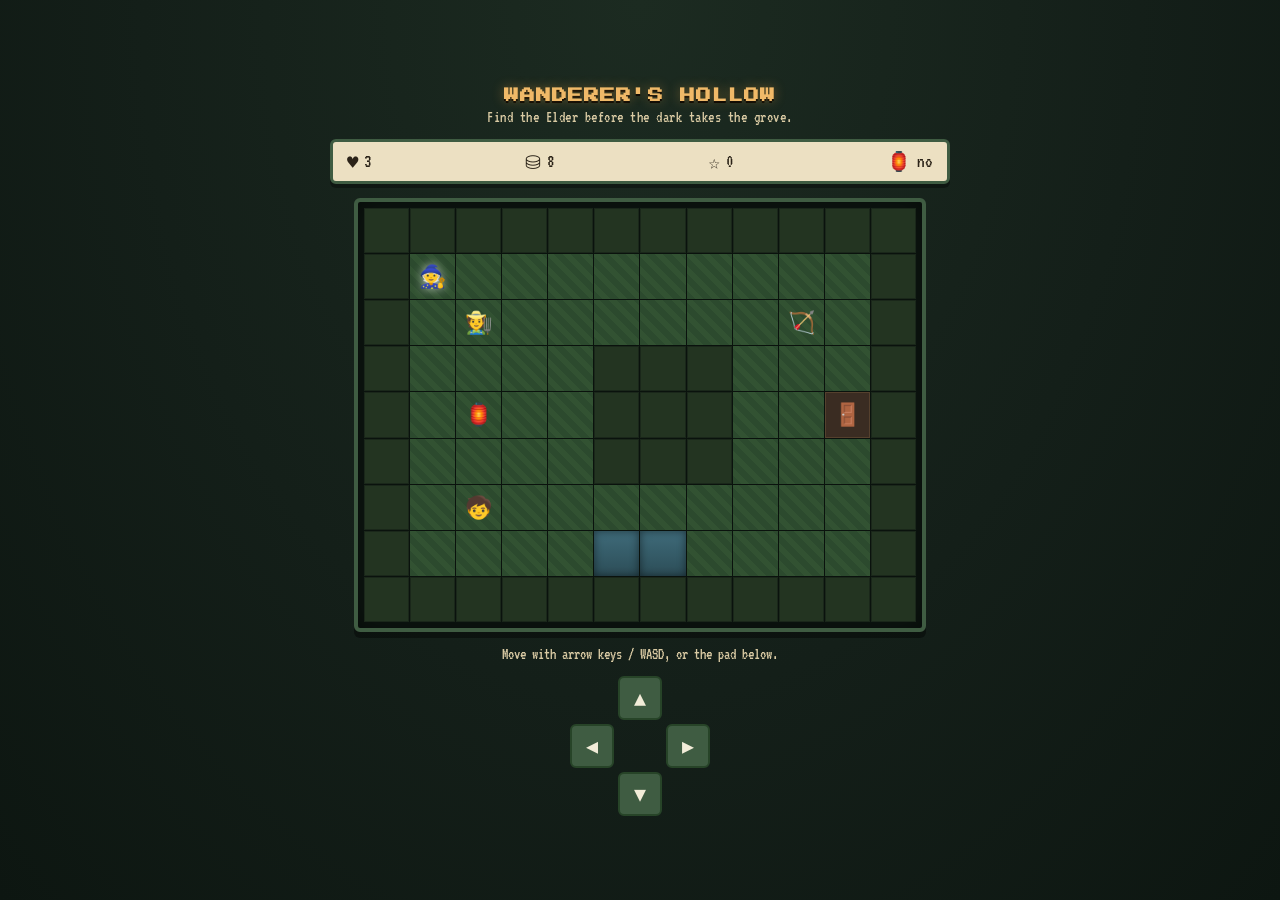
<file: wanderers-hollow.html>
<!DOCTYPE html>
<html lang="en">
<head>
<meta charset="UTF-8">
<meta name="viewport" content="width=device-width, initial-scale=1.0">
<title>Wanderer's Hollow</title>
<link rel="preconnect" href="https://fonts.googleapis.com">
<link href="https://fonts.googleapis.com/css2?family=Press+Start+2P&family=VT323&display=swap" rel="stylesheet">
<style>
  :root{
    --ink:#141f19;
    --ink-deep:#0d1611;
    --moss:#3f5c42;
    --moss-light:#5a7d5e;
    --parchment:#ece0c2;
    --parchment-dim:#d9caa3;
    --amber:#d99a3f;
    --amber-glow:#f0b968;
    --rust:#a4402f;
    --water:#3f6b7a;
    --text-dark:#2b2318;
    --text-light:#f2ecd8;
  }
  *{box-sizing:border-box;}
  html,body{margin:0;padding:0;}
  body{
    background:
      radial-gradient(ellipse at 50% 0%, #1c2b21 0%, var(--ink) 55%, var(--ink-deep) 100%);
    min-height:100vh;
    display:flex;
    align-items:center;
    justify-content:center;
    font-family:'VT323', monospace;
    color:var(--text-light);
    padding:24px 12px;
  }
  .game-wrap{
    width:100%;
    max-width:620px;
    display:flex;
    flex-direction:column;
    align-items:center;
    gap:14px;
  }
  h1{
    font-family:'Press Start 2P', monospace;
    font-size:15px;
    letter-spacing:1px;
    color:var(--amber-glow);
    text-shadow:0 0 12px rgba(217,154,63,0.45), 0 2px 0 #000;
    margin:4px 0 0 0;
    text-align:center;
  }
  .subtitle{
    font-size:16px;
    color:var(--parchment-dim);
    margin-top:-8px;
    letter-spacing:0.5px;
    text-align:center;
  }
  .stats-bar{
    width:100%;
    display:flex;
    justify-content:space-between;
    background:var(--parchment);
    color:var(--text-dark);
    border:3px solid var(--moss);
    border-radius:6px;
    padding:8px 14px;
    font-size:19px;
    box-shadow:0 4px 0 rgba(0,0,0,0.35);
  }
  .stat{display:flex;align-items:center;gap:6px;}
  .stat b{font-family:'VT323', monospace; font-weight:normal;}

  .map-shell{
    position:relative;
    border:4px solid var(--moss);
    border-radius:6px;
    box-shadow:0 6px 0 rgba(0,0,0,0.4), inset 0 0 30px rgba(0,0,0,0.5);
    background:var(--ink-deep);
    padding:6px;
  }
  #grid{
    display:grid;
    grid-template-columns:repeat(12, minmax(0,1fr));
    grid-auto-rows:1fr;
    gap:1px;
    width:min(88vw, 552px);
    aspect-ratio:12/9;
    background:#0a120d;
  }
  .cell{
    position:relative;
    display:flex;
    align-items:center;
    justify-content:center;
    font-size:min(4.2vw, 22px);
    user-select:none;
  }
  .tile-wall{background:#233421; box-shadow:inset 0 0 0 1px #1a271a;}
  .tile-wall::after{content:"";}
  .tile-grass{background:repeating-linear-gradient(45deg,#2c4a2e,#2c4a2e 6px,#325232 6px,#325232 12px);}
  .tile-water{background:linear-gradient(180deg,#3f6b7a,#2c4d57); box-shadow:inset 0 0 8px rgba(0,0,0,0.5);}
  .tile-npc{background:repeating-linear-gradient(45deg,#2c4a2e,#2c4a2e 6px,#325232 6px,#325232 12px);}
  .tile-item{background:repeating-linear-gradient(45deg,#2c4a2e,#2c4a2e 6px,#325232 6px,#325232 12px);}
  .tile-goal{background:#3a2c22; box-shadow:inset 0 0 0 1px #55402d;}

  .glow{
    animation:pulse 1.6s ease-in-out infinite;
  }
  @keyframes pulse{
    0%,100%{ filter:drop-shadow(0 0 2px rgba(240,185,104,0.2)); transform:scale(1); }
    50%{ filter:drop-shadow(0 0 7px rgba(240,185,104,0.85)); transform:scale(1.12); }
  }
  .player{
    filter:drop-shadow(0 0 5px rgba(255,255,255,0.6));
    transition:transform 0.08s ease;
  }

  .hint{
    font-size:16px;
    color:var(--parchment-dim);
    text-align:center;
  }
  .dpad{
    display:grid;
    grid-template-columns:repeat(3, 44px);
    grid-template-rows:repeat(3, 44px);
    gap:4px;
  }
  .dpad button{
    font-family:'VT323', monospace;
    font-size:20px;
    background:var(--moss);
    color:var(--text-light);
    border:2px solid #274428;
    border-radius:6px;
    cursor:pointer;
  }
  .dpad button:active{ background:var(--moss-light); }
  .dpad .spacer{visibility:hidden;}

  /* Dialogue overlay */
  .overlay{
    position:fixed;
    inset:0;
    background:rgba(10,15,11,0.72);
    display:none;
    align-items:flex-end;
    justify-content:center;
    padding:18px;
    z-index:10;
  }
  .overlay.active{display:flex;}
  .dialogue-box{
    width:100%;
    max-width:560px;
    background:var(--parchment);
    color:var(--text-dark);
    border:4px solid var(--amber);
    border-radius:8px;
    padding:18px 20px;
    box-shadow:0 8px 0 rgba(0,0,0,0.4);
    font-size:20px;
    line-height:1.4;
  }
  .dialogue-name{
    font-family:'Press Start 2P', monospace;
    font-size:11px;
    color:var(--rust);
    margin-bottom:8px;
    letter-spacing:0.5px;
  }
  .dialogue-text{margin-bottom:14px; min-height:44px;}
  .choices{display:flex; flex-direction:column; gap:8px;}
  .choice-btn{
    font-family:'VT323', monospace;
    font-size:19px;
    text-align:left;
    background:var(--moss);
    color:var(--text-light);
    border:2px solid #274428;
    border-radius:5px;
    padding:9px 12px;
    cursor:pointer;
  }
  .choice-btn:hover{background:var(--moss-light);}
  .continue-btn{
    font-family:'VT323', monospace;
    font-size:19px;
    background:var(--amber);
    color:#2b1c0a;
    border:2px solid #a06b1f;
    border-radius:5px;
    padding:8px 18px;
    cursor:pointer;
    align-self:flex-end;
  }
  .toast{
    position:fixed;
    top:18px;
    left:50%;
    transform:translateX(-50%);
    background:var(--parchment);
    color:var(--text-dark);
    border:2px solid var(--rust);
    border-radius:6px;
    padding:8px 16px;
    font-size:18px;
    z-index:20;
    opacity:0;
    pointer-events:none;
    transition:opacity 0.25s ease, transform 0.25s ease;
  }
  .toast.show{opacity:1; transform:translateX(-50%) translateY(6px);}

  .end-overlay{
    position:fixed;
    inset:0;
    background:rgba(5,8,6,0.88);
    display:none;
    align-items:center;
    justify-content:center;
    padding:20px;
    z-index:30;
  }
  .end-overlay.active{display:flex;}
  .end-box{
    max-width:480px;
    background:var(--parchment);
    color:var(--text-dark);
    border:4px solid var(--amber);
    border-radius:8px;
    padding:26px;
    text-align:center;
    box-shadow:0 8px 0 rgba(0,0,0,0.4);
  }
  .end-title{
    font-family:'Press Start 2P', monospace;
    font-size:16px;
    color:var(--rust);
    margin-bottom:14px;
  }
  .end-text{font-size:20px; line-height:1.4; margin-bottom:18px;}
  .end-stats{font-size:18px; margin-bottom:18px; color:#4a3d24;}
  .restart-btn{
    font-family:'Press Start 2P', monospace;
    font-size:12px;
    background:var(--rust);
    color:var(--text-light);
    border:2px solid #6e281c;
    border-radius:6px;
    padding:12px 18px;
    cursor:pointer;
  }
</style>
</head>
<body>

<div class="game-wrap">
  <h1>WANDERER'S HOLLOW</h1>
  <div class="subtitle">Find the Elder before the dark takes the grove.</div>

  <div class="stats-bar">
    <div class="stat">♥ <b id="stat-hp">3</b></div>
    <div class="stat">⛁ <b id="stat-gold">8</b></div>
    <div class="stat">☆ <b id="stat-rep">0</b></div>
    <div class="stat">🏮 <b id="stat-lantern">no</b></div>
  </div>

  <div class="map-shell">
    <div id="grid"></div>
  </div>

  <div class="hint">Move with arrow keys / WASD, or the pad below.</div>
  <div class="dpad">
    <div class="spacer"></div><button data-dir="up">▲</button><div class="spacer"></div>
    <button data-dir="left">◀</button><div class="spacer"></div><button data-dir="right">▶</button>
    <div class="spacer"></div><button data-dir="down">▼</button><div class="spacer"></div>
  </div>
</div>

<div class="toast" id="toast"></div>

<div class="overlay" id="overlay">
  <div class="dialogue-box">
    <div class="dialogue-name" id="dlg-name">???</div>
    <div class="dialogue-text" id="dlg-text"></div>
    <div class="choices" id="dlg-choices"></div>
  </div>
</div>

<div class="end-overlay" id="end-overlay">
  <div class="end-box">
    <div class="end-title" id="end-title">THE END</div>
    <div class="end-text" id="end-text"></div>
    <div class="end-stats" id="end-stats"></div>
    <button class="restart-btn" id="restart-btn">PLAY AGAIN</button>
  </div>
</div>

<script>
(function(){
  // Map legend: # wall, ~ water, . grass, M merchant, H hunter, C child, L lantern, D elder's door
  const mapRows = [
    "############",
    "#..........#",
    "#.M......H.#",
    "#....###...#",
    "#.L..###..D#",
    "#....###...#",
    "#.C........#",
    "#....~~....#",
    "############"
  ];

  let grid = mapRows.map(r => r.split(""));
  const ROWS = grid.length, COLS = grid[0].length;

  let state = {
    x: 1, y: 1,
    hp: 3, gold: 8, rep: 0,
    hasLantern: false,
    talked: { M:false, H:false, C:false },
    childPromised: false,
    dialogueOpen: false,
    ended: false
  };

  const gridEl = document.getElementById('grid');
  const toastEl = document.getElementById('toast');
  const overlayEl = document.getElementById('overlay');
  const dlgName = document.getElementById('dlg-name');
  const dlgText = document.getElementById('dlg-text');
  const dlgChoices = document.getElementById('dlg-choices');
  const endOverlay = document.getElementById('end-overlay');

  function tileIcon(ch){
    switch(ch){
      case '#': return '';
      case '~': return '';
      case 'M': return '🧑\u200d🌾';
      case 'H': return '🏹';
      case 'C': return '🧒';
      case 'L': return '🏮';
      case 'D': return '🚪';
      default: return '';
    }
  }
  function tileClass(ch){
    switch(ch){
      case '#': return 'tile-wall';
      case '~': return 'tile-water';
      case 'M': case 'H': case 'C': return 'tile-npc';
      case 'L': return 'tile-item';
      case 'D': return 'tile-goal';
      default: return 'tile-grass';
    }
  }
  function isInteractive(ch){
    return ch === 'M' || ch === 'H' || ch === 'C' || ch === 'L' || ch === 'D';
  }
  function isObstacle(ch){
    return ch === '#' || ch === '~';
  }

  function render(){
    gridEl.innerHTML = '';
    for(let y=0;y<ROWS;y++){
      for(let x=0;x<COLS;x++){
        const ch = grid[y][x];
        const cell = document.createElement('div');
        cell.className = 'cell ' + tileClass(ch);
        if(x===state.x && y===state.y){
          cell.innerHTML = '<span class="player">🧙</span>';
        } else if(isInteractive(ch)){
          const glowClass = (ch==='L') ? ' glow' : '';
          cell.innerHTML = '<span class="'+glowClass.trim()+'">'+tileIcon(ch)+'</span>';
        }
        gridEl.appendChild(cell);
      }
    }
    document.getElementById('stat-hp').textContent = state.hp;
    document.getElementById('stat-gold').textContent = state.gold;
    document.getElementById('stat-rep').textContent = state.rep;
    document.getElementById('stat-lantern').textContent = state.hasLantern ? 'yes' : 'no';
  }

  let toastTimer = null;
  function showToast(msg){
    toastEl.textContent = msg;
    toastEl.classList.add('show');
    clearTimeout(toastTimer);
    toastTimer = setTimeout(()=> toastEl.classList.remove('show'), 2200);
  }

  function openDialogue(name, text, choices){
    state.dialogueOpen = true;
    dlgName.textContent = name;
    dlgText.textContent = text;
    dlgChoices.innerHTML = '';
    choices.forEach(choice => {
      const btn = document.createElement('button');
      btn.className = 'choice-btn';
      btn.textContent = choice.label;
      btn.onclick = () => choice.action();
      dlgChoices.appendChild(btn);
    });
    overlayEl.classList.add('active');
  }

  function showResponse(name, text){
    dlgName.textContent = name;
    dlgText.textContent = text;
    dlgChoices.innerHTML = '';
    const btn = document.createElement('button');
    btn.className = 'continue-btn';
    btn.textContent = 'Continue';
    btn.onclick = closeDialogue;
    dlgChoices.appendChild(btn);
  }

  function closeDialogue(){
    state.dialogueOpen = false;
    overlayEl.classList.remove('active');
    render();
  }

  function talkMerchant(){
    const first = !state.talked.M;
    state.talked.M = true;
    const intro = first
      ? "A weathered merchant eyes your bag. \"Fancy some wares, traveler? Been dark round these parts lately.\""
      : "\"Back again? Mind the shadows near the grove.\"";
    openDialogue("MERCHANT", intro, [
      {
        label: "Buy a lantern (10 gold)",
        action: () => {
          if(state.hasLantern){
            showResponse("MERCHANT", "\"You've already got a lantern, friend. One's plenty.\"");
          } else if(state.gold >= 10){
            state.gold -= 10;
            state.hasLantern = true;
            showResponse("MERCHANT", "He hands you a battered lantern, its flame flickering to life. \"Careful in the dark now.\"");
          } else {
            showResponse("MERCHANT", "\"Not enough coin, friend. Come back when you've got ten pieces.\"");
          }
        }
      },
      {
        label: "Ask about the village",
        action: () => {
          showResponse("MERCHANT", "\"Wanderer's Hollow, they call it. Quiet, 'til the shadows started creeping out from the old grove.\"");
        }
      },
      {
        label: "Leave",
        action: closeDialogue
      }
    ]);
  }

  function talkHunter(){
    const first = !state.talked.H;
    state.talked.H = true;
    const intro = first
      ? "A weathered hunter sizes you up. \"Not many folk pass through anymore. Wolves took to the grove after the light went out.\""
      : "\"Still poking around? Suit yourself.\"";
    openDialogue("HUNTER", intro, [
      {
        label: "Ask for advice",
        action: () => {
          state.rep += 1;
          showResponse("HUNTER", "\"Keep your wits sharp and your feet quiet. And don't go into the grove without a light.\" (+1 Reputation)");
        }
      },
      {
        label: "Challenge him to an arm-wrestle",
        action: () => {
          if(Math.random() < 0.5){
            state.gold += 5;
            showResponse("HUNTER", "You slam his arm to the table. He laughs and tosses you a few coins. \"Fair enough.\" (+5 Gold)");
          } else {
            state.hp = Math.max(0, state.hp - 1);
            showResponse("HUNTER", "He pins your arm easily. \"Ha! Try again sometime.\" (-1 HP)");
          }
        }
      },
      {
        label: "Leave",
        action: closeDialogue
      }
    ]);
  }

  function talkChild(){
    const first = !state.talked.C;
    state.talked.C = true;
    if(!first){
      openDialogue("CHILD", state.childPromised ? "\"Did you see my cat out there?\"" : "The child looks at you hopefully, then away.", [
        { label: "Leave", action: closeDialogue }
      ]);
      return;
    }
    openDialogue("CHILD", "A small child tugs your sleeve. \"Have you seen my cat, mister? She ran off toward the grove and I'm scared to go after her.\"", [
      {
        label: "Promise to look for her",
        action: () => {
          state.rep += 1;
          state.childPromised = true;
          showResponse("CHILD", "\"Really? Thank you!\" (+1 Reputation) She points toward the dark trees at the edge of the map.");
        }
      },
      {
        label: "Say you're too busy",
        action: () => {
          state.rep -= 1;
          showResponse("CHILD", "The child's face falls. She shuffles away without a word. (-1 Reputation)");
        }
      },
      {
        label: "Leave",
        action: closeDialogue
      }
    ]);
  }

  function pickupLantern(x,y){
    state.hasLantern = true;
    grid[y][x] = '.';
    showToast("You found a lantern! It might help you see through the dark grove ahead.");
  }

  function reachDoor(){
    if(!state.hasLantern){
      openDialogue("ELDER'S DOOR", "The door creaks open onto darkness. Without a light, you can't find your way inside. Perhaps a lantern would help.", [
        { label: "Step back", action: closeDialogue }
      ]);
      return;
    }
    state.ended = true;
    let title, text;
    if(state.rep >= 2){
      title = "A WARM WELCOME";
      text = "The Elder welcomes you in, lantern light dancing in her eyes. \"You've looked after this village well,\" she says. \"The grove will settle now that its people are cared for.\"";
    } else if(state.rep >= 0){
      title = "A QUIET ARRIVAL";
      text = "The Elder greets you with a cautious nod. \"You found your way here, at least,\" she says. \"The village will need more than that, in time.\"";
    } else {
      title = "A COLD RECEPTION";
      text = "The Elder studies you for a long moment. \"Word travels fast in a small place,\" she says quietly, and says little else.";
    }
    document.getElementById('end-title').textContent = title;
    document.getElementById('end-text').textContent = text;
    document.getElementById('end-stats').textContent =
      "HP: " + state.hp + "   Gold: " + state.gold + "   Reputation: " + state.rep +
      (state.childPromised ? "   (You kept your promise to the child.)" : "");
    endOverlay.classList.add('active');
  }

  function handleTile(x,y){
    const ch = grid[y][x];
    if(ch === 'M') talkMerchant();
    else if(ch === 'H') talkHunter();
    else if(ch === 'C') talkChild();
    else if(ch === 'L') pickupLantern(x,y);
    else if(ch === 'D') reachDoor();
  }

  function move(dir){
    if(state.dialogueOpen || state.ended) return;
    let nx = state.x, ny = state.y;
    if(dir === 'up') ny -= 1;
    if(dir === 'down') ny += 1;
    if(dir === 'left') nx -= 1;
    if(dir === 'right') nx += 1;
    if(nx < 0 || nx >= COLS || ny < 0 || ny >= ROWS) return;
    const target = grid[ny][nx];
    if(isObstacle(target)){
      showToast(target === '~' ? "The water's too deep to cross here." : "Too dense to push through.");
      return;
    }
    state.x = nx; state.y = ny;
    render();
    handleTile(nx, ny);
  }

  document.addEventListener('keydown', (e) => {
    const map = { ArrowUp:'up', ArrowDown:'down', ArrowLeft:'left', ArrowRight:'right',
                  w:'up', s:'down', a:'left', d:'right', W:'up', S:'down', A:'left', D:'right' };
    if(map[e.key]){
      e.preventDefault();
      move(map[e.key]);
    }
  });

  document.querySelectorAll('.dpad button[data-dir]').forEach(btn => {
    btn.addEventListener('click', () => move(btn.getAttribute('data-dir')));
  });

  document.getElementById('restart-btn').addEventListener('click', () => {
    grid = mapRows.map(r => r.split(""));
    state = {
      x:1, y:1, hp:3, gold:8, rep:0, hasLantern:false,
      talked:{M:false,H:false,C:false}, childPromised:false,
      dialogueOpen:false, ended:false
    };
    endOverlay.classList.remove('active');
    render();
  });

  render();
})();
</script>

</body>
</html>
</file>
